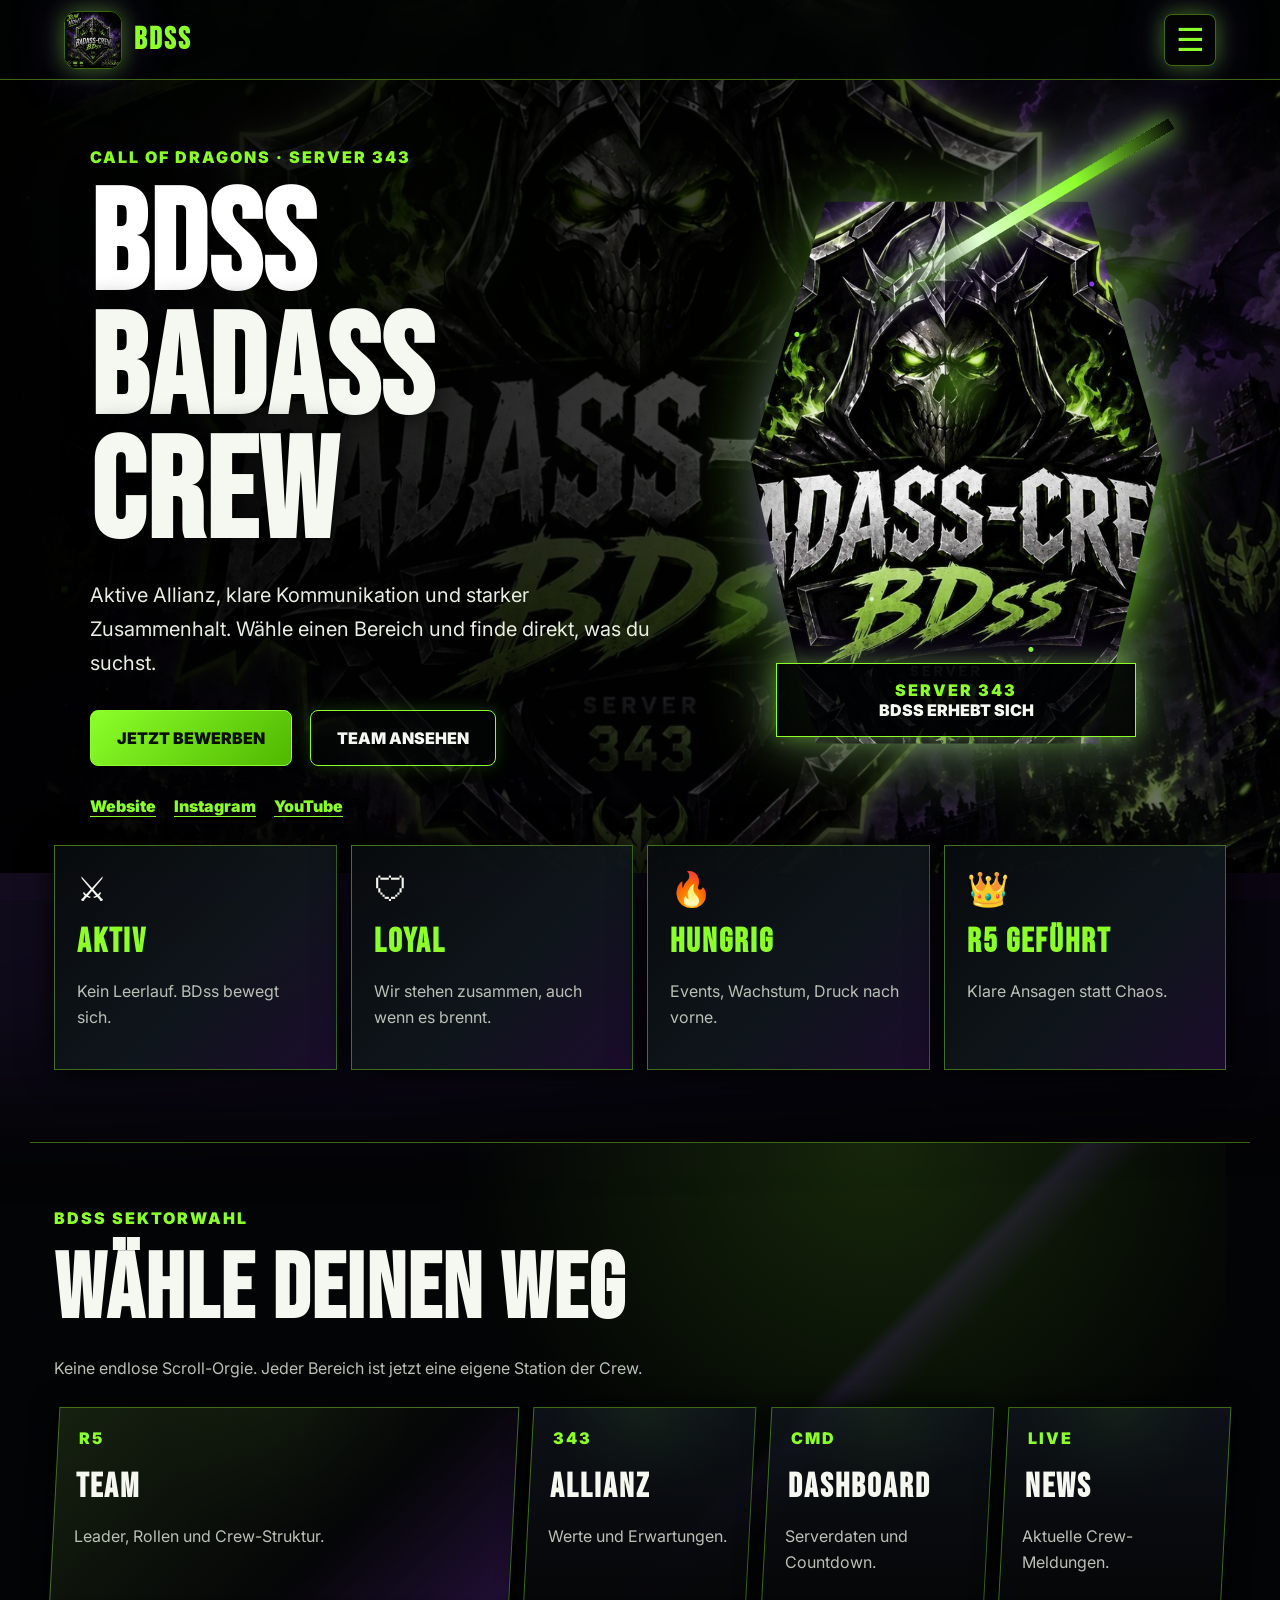
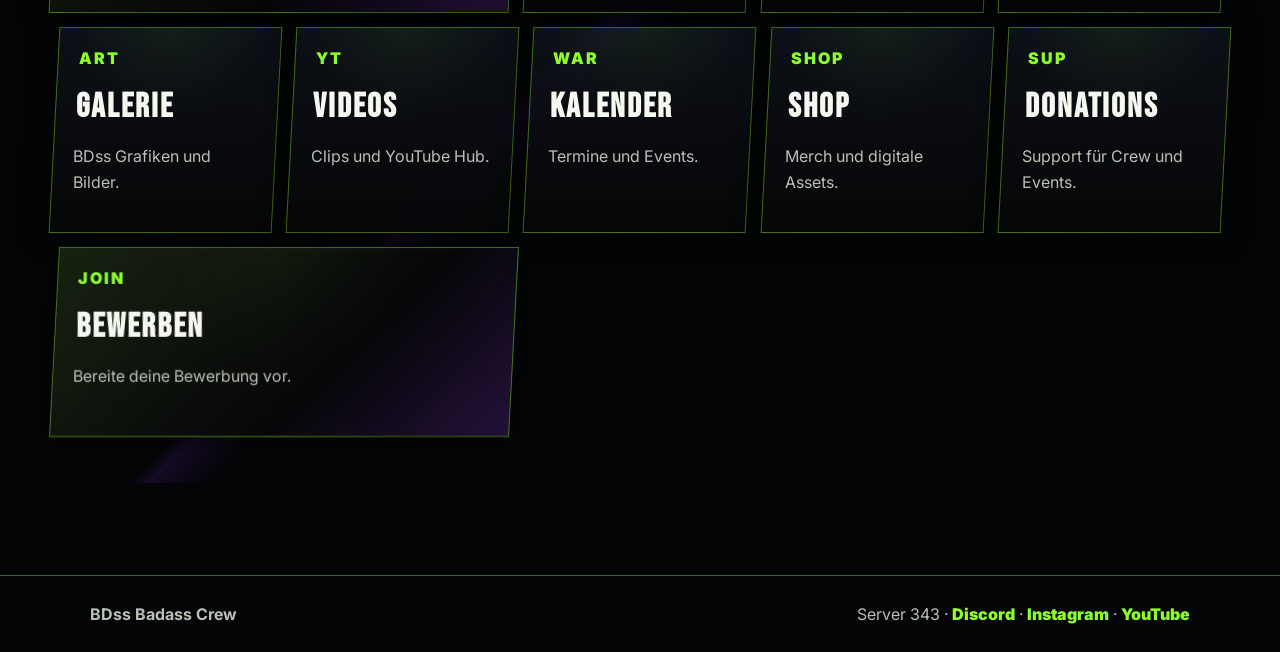
<file: index.html>
<!doctype html>
<html lang="de">
<head>
  <meta charset="utf-8" />
  <meta name="viewport" content="width=device-width, initial-scale=1" />
  <title>BDss Badass Crew | Startseite</title>
  <meta name="description" content="BDss Badass Crew – Call of Dragons Allianz auf Server 343. Startseite mit Übersicht zu Team, Events, Bewerbung, Shop und Donations." />
  <meta name="theme-color" content="#8cff2a" />
  <meta property="og:title" content="BDss Badass Crew | Server 343" />
  <meta property="og:description" content="Werde Teil der BDss Badass Crew. Aktiv, stark, respektvoll und gemeinsam siegreich." />
  <meta property="og:image" content="banner.jpg" />
  <meta property="og:url" content="https://badass-crew.netlify.app/" />
  <link rel="canonical" href="https://badass-crew.netlify.app/" />
  <link rel="preconnect" href="https://fonts.googleapis.com">
  <link rel="preconnect" href="https://fonts.gstatic.com" crossorigin>
  <link href="https://fonts.googleapis.com/css2?family=Bebas+Neue&family=Inter:wght@400;600;800;900&display=swap" rel="stylesheet">
  <link rel="stylesheet" href="styles.css" />
  <link rel="stylesheet" href="mobile-hero.css" />
  <link rel="stylesheet" href="site-pages.css" />
</head>
<body>
  <div id="intro" class="intro" aria-label="BDss Intro">
    <div class="intro-orb"></div>
    <img src="banner.jpg" alt="BDss Badass Crew Logo" />
    <h1>BDss</h1>
    <p data-i18n="introText">Badass Crew wird geladen</p>
    <div class="intro-bar"><span></span></div>
  </div>

  <canvas id="stars" aria-hidden="true"></canvas>
  <div class="fog fog-a" aria-hidden="true"></div>
  <div class="fog fog-b" aria-hidden="true"></div>
  <div class="energy-lines" aria-hidden="true"></div>

  <header class="site-header">
    <a class="brand" href="index.html" aria-label="Zur Startseite"><img src="banner.jpg" alt="BDss Logo"><span>BDss</span></a>
    <button class="menu-btn" aria-label="Menü öffnen">☰</button>
    <nav class="nav" aria-label="Hauptnavigation">
      <a href="index.html" data-i18n="navHome">Start</a>
      <a href="alliance.html" data-i18n="navAlliance">Allianz</a>
      <a href="dashboard.html" data-i18n="navDashboard">Dashboard</a>
      <a href="team.html" data-i18n="navMembers">Team</a>
      <a href="news.html" data-i18n="navNews">News</a>
      <a href="gallery.html" data-i18n="navGallery">Galerie</a>
      <a href="videos.html" data-i18n="navVideos">Videos</a>
      <a href="calendar.html" data-i18n="navCalendar">Kalender</a>
      <a href="shop.html" data-i18n="navShop">Shop</a>
      <a href="donations.html" data-i18n="navDonations">Donations</a>
      <a href="apply.html" class="nav-cta" data-i18n="navApply">Bewerben</a>
      <button id="langToggle" class="lang-toggle" type="button">EN</button>
    </nav>
  </header>

  <main>
    <section class="hero scene">
      <div class="hero-bg" data-depth="0.12"></div>
      <div class="dragon-silhouette" data-depth="0.3" aria-hidden="true"></div>
      <div class="hero-content reveal" data-depth="0.06">
        <p class="eyebrow">Call of Dragons · Server 343</p>
        <h1><span>BDss</span> Badass Crew</h1>
        <p class="lead">Aktive Allianz, klare Kommunikation und starker Zusammenhalt. Wähle einen Bereich und finde direkt, was du suchst.</p>
        <div class="actions">
          <a class="btn primary" href="apply.html" data-i18n="applyNow">Jetzt bewerben</a>
          <a class="btn ghost" href="team.html">Team ansehen</a>
        </div>
        <div class="social-mini">
          <a href="https://badass-crew.netlify.app/" data-social="website" target="_blank" rel="noreferrer">Website</a>
          <a href="https://www.instagram.com/badxass_crew/" data-social="instagram" target="_blank" rel="noreferrer">Instagram</a>
          <a href="https://www.youtube.com/@BDss343" data-social="youtube" target="_blank" rel="noreferrer">YouTube</a>
        </div>
      </div>
      <div class="reaper-stage tilt reveal" data-depth="0.18" aria-label="Animierter BDss Sensenmann">
        <div class="reaper-aura"></div>
        <div class="reaper-figure"></div>
        <div class="reaper-blade"></div>
        <div class="reaper-sparks"></div>
        <div class="reaper-plaque">
          <strong>Server 343</strong>
          <span>BDss erhebt sich</span>
        </div>
      </div>
    </section>

    <section class="war-strip reveal" aria-label="BDss Schlachtruf">
      <article><span>⚔</span><strong>Aktiv</strong><p>Kein Leerlauf. BDss bewegt sich.</p></article>
      <article><span>🛡</span><strong>Loyal</strong><p>Wir stehen zusammen, auch wenn es brennt.</p></article>
      <article><span>🔥</span><strong>Hungrig</strong><p>Events, Wachstum, Druck nach vorne.</p></article>
      <article><span>👑</span><strong>R5 geführt</strong><p>Klare Ansagen statt Chaos.</p></article>
    </section>

    <section class="battle-map reveal">
      <div class="battle-copy">
        <p class="eyebrow">BDss Sektorwahl</p>
        <h2>Wähle deinen Weg</h2>
        <p>Keine endlose Scroll-Orgie. Jeder Bereich ist jetzt eine eigene Station der Crew.</p>
      </div>
      <div class="gate-grid">
        <a class="gate-card gate-primary" href="team.html"><span>R5</span><h3>Team</h3><p>Leader, Rollen und Crew-Struktur.</p></a>
        <a class="gate-card" href="alliance.html"><span>343</span><h3>Allianz</h3><p>Werte und Erwartungen.</p></a>
        <a class="gate-card" href="dashboard.html"><span>CMD</span><h3>Dashboard</h3><p>Serverdaten und Countdown.</p></a>
        <a class="gate-card" href="news.html"><span>LIVE</span><h3>News</h3><p>Aktuelle Crew-Meldungen.</p></a>
        <a class="gate-card" href="gallery.html"><span>ART</span><h3>Galerie</h3><p>BDss Grafiken und Bilder.</p></a>
        <a class="gate-card" href="videos.html"><span>YT</span><h3>Videos</h3><p>Clips und YouTube Hub.</p></a>
        <a class="gate-card" href="calendar.html"><span>WAR</span><h3>Kalender</h3><p>Termine und Events.</p></a>
        <a class="gate-card" href="shop.html"><span>SHOP</span><h3>Shop</h3><p>Merch und digitale Assets.</p></a>
        <a class="gate-card" href="donations.html"><span>SUP</span><h3>Donations</h3><p>Support für Crew und Events.</p></a>
        <a class="gate-card gate-apply" href="apply.html"><span>JOIN</span><h3>Bewerben</h3><p>Bereite deine Bewerbung vor.</p></a>
      </div>
    </section>
  </main>

  <button id="backTop" class="back-top" aria-label="Zurück nach oben">↑</button>
  <footer>
    <strong>BDss Badass Crew</strong>
    <span>Server 343 · <a href="https://discord.gg/4djd8aVTCr" data-social="discordInvite" target="_blank" rel="noreferrer">Discord</a> · <a href="https://www.instagram.com/badxass_crew/" data-social="instagram" target="_blank" rel="noreferrer">Instagram</a> · <a href="https://www.youtube.com/@BDss343" data-social="youtube" target="_blank" rel="noreferrer">YouTube</a></span>
  </footer>
  <script src="script.js"></script>
</body>
</html>
</file>
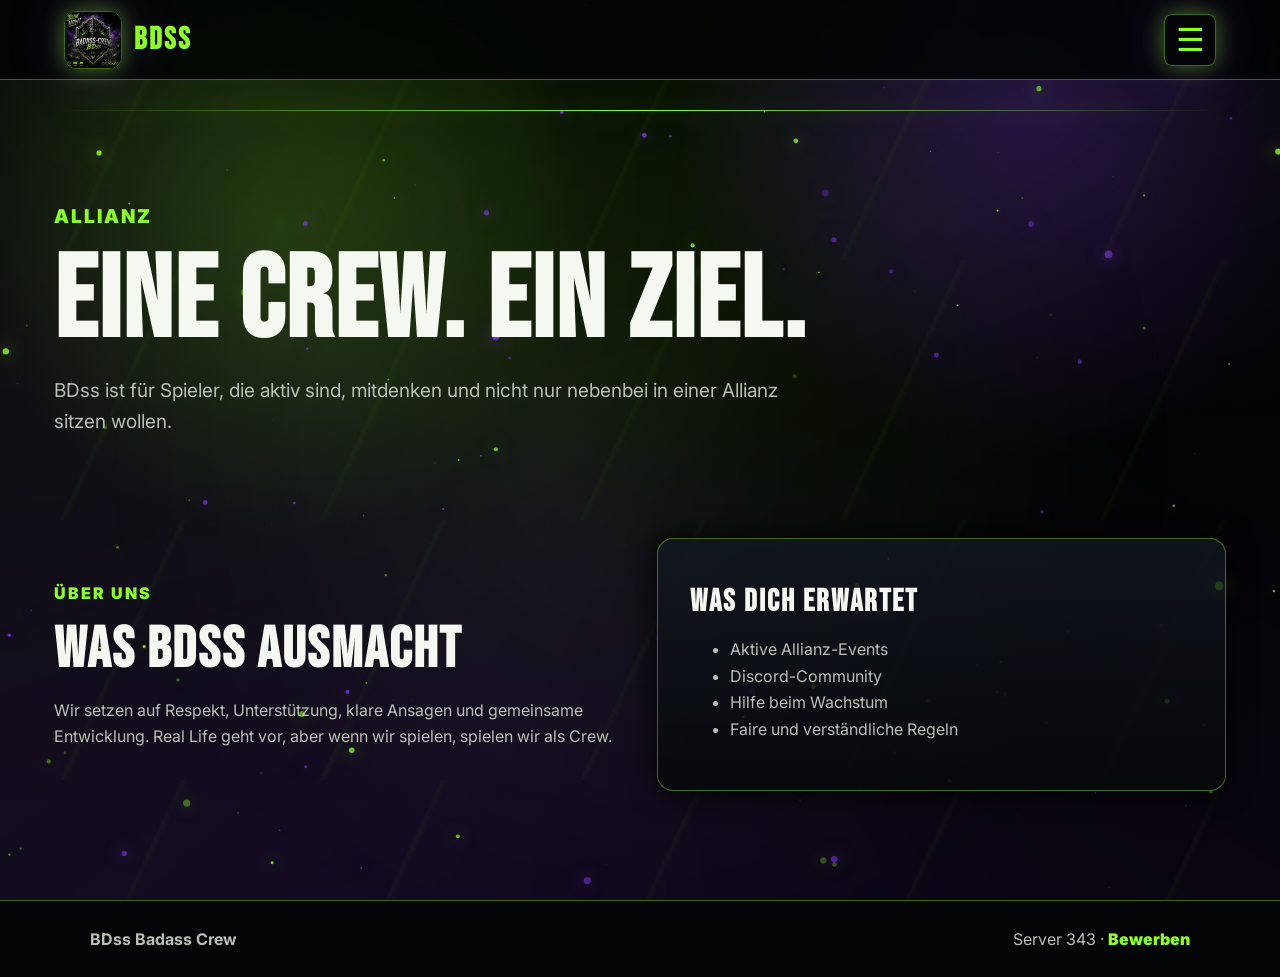
<file: alliance.html>
<!doctype html>
<html lang="de">
<head>
  <meta charset="utf-8" />
  <meta name="viewport" content="width=device-width, initial-scale=1" />
  <title>BDss Badass Crew | Allianz</title>
  <meta name="description" content="Über die BDss Badass Crew Allianz auf Server 343." />
  <link rel="stylesheet" href="https://fonts.googleapis.com/css2?family=Bebas+Neue&family=Inter:wght@400;600;800;900&display=swap">
  <link rel="stylesheet" href="styles.css" />
  <link rel="stylesheet" href="mobile-hero.css" />
  <link rel="stylesheet" href="site-pages.css" />
</head>
<body>
  <canvas id="stars" aria-hidden="true"></canvas><div class="fog fog-a" aria-hidden="true"></div><div class="fog fog-b" aria-hidden="true"></div><div class="energy-lines" aria-hidden="true"></div>
  <header class="site-header">
    <a class="brand" href="index.html"><img src="banner.jpg" alt="BDss Logo"><span>BDss</span></a>
    <button class="menu-btn" aria-label="Menü öffnen">☰</button>
    <nav class="nav" aria-label="Hauptnavigation">
      <a href="index.html" data-i18n="navHome">Start</a><a href="alliance.html" data-i18n="navAlliance">Allianz</a><a href="dashboard.html" data-i18n="navDashboard">Dashboard</a><a href="team.html" data-i18n="navMembers">Team</a><a href="news.html" data-i18n="navNews">News</a><a href="gallery.html" data-i18n="navGallery">Galerie</a><a href="videos.html" data-i18n="navVideos">Videos</a><a href="calendar.html" data-i18n="navCalendar">Kalender</a><a href="shop.html" data-i18n="navShop">Shop</a><a href="donations.html" data-i18n="navDonations">Donations</a><a href="apply.html" class="nav-cta" data-i18n="navApply">Bewerben</a><button id="langToggle" class="lang-toggle" type="button">EN</button>
    </nav>
  </header>
  <main class="page-main">
    <section class="page-hero reveal"><p class="eyebrow">Allianz</p><h1>Eine Crew. Ein Ziel.</h1><p>BDss ist für Spieler, die aktiv sind, mitdenken und nicht nur nebenbei in einer Allianz sitzen wollen.</p></section>
    <section class="split reveal">
      <div><p class="eyebrow">Über uns</p><h2>Was BDss ausmacht</h2><p>Wir setzen auf Respekt, Unterstützung, klare Ansagen und gemeinsame Entwicklung. Real Life geht vor, aber wenn wir spielen, spielen wir als Crew.</p></div>
      <div class="panel hover-card"><h3>Was dich erwartet</h3><ul><li>Aktive Allianz-Events</li><li>Discord-Community</li><li>Hilfe beim Wachstum</li><li>Faire und verständliche Regeln</li></ul></div>
    </section>
  </main>
  <button id="backTop" class="back-top" aria-label="Zurück nach oben">↑</button>
  <footer><strong>BDss Badass Crew</strong><span>Server 343 · <a href="apply.html">Bewerben</a></span></footer>
  <script src="script.js"></script>
</body>
</html>
</file>
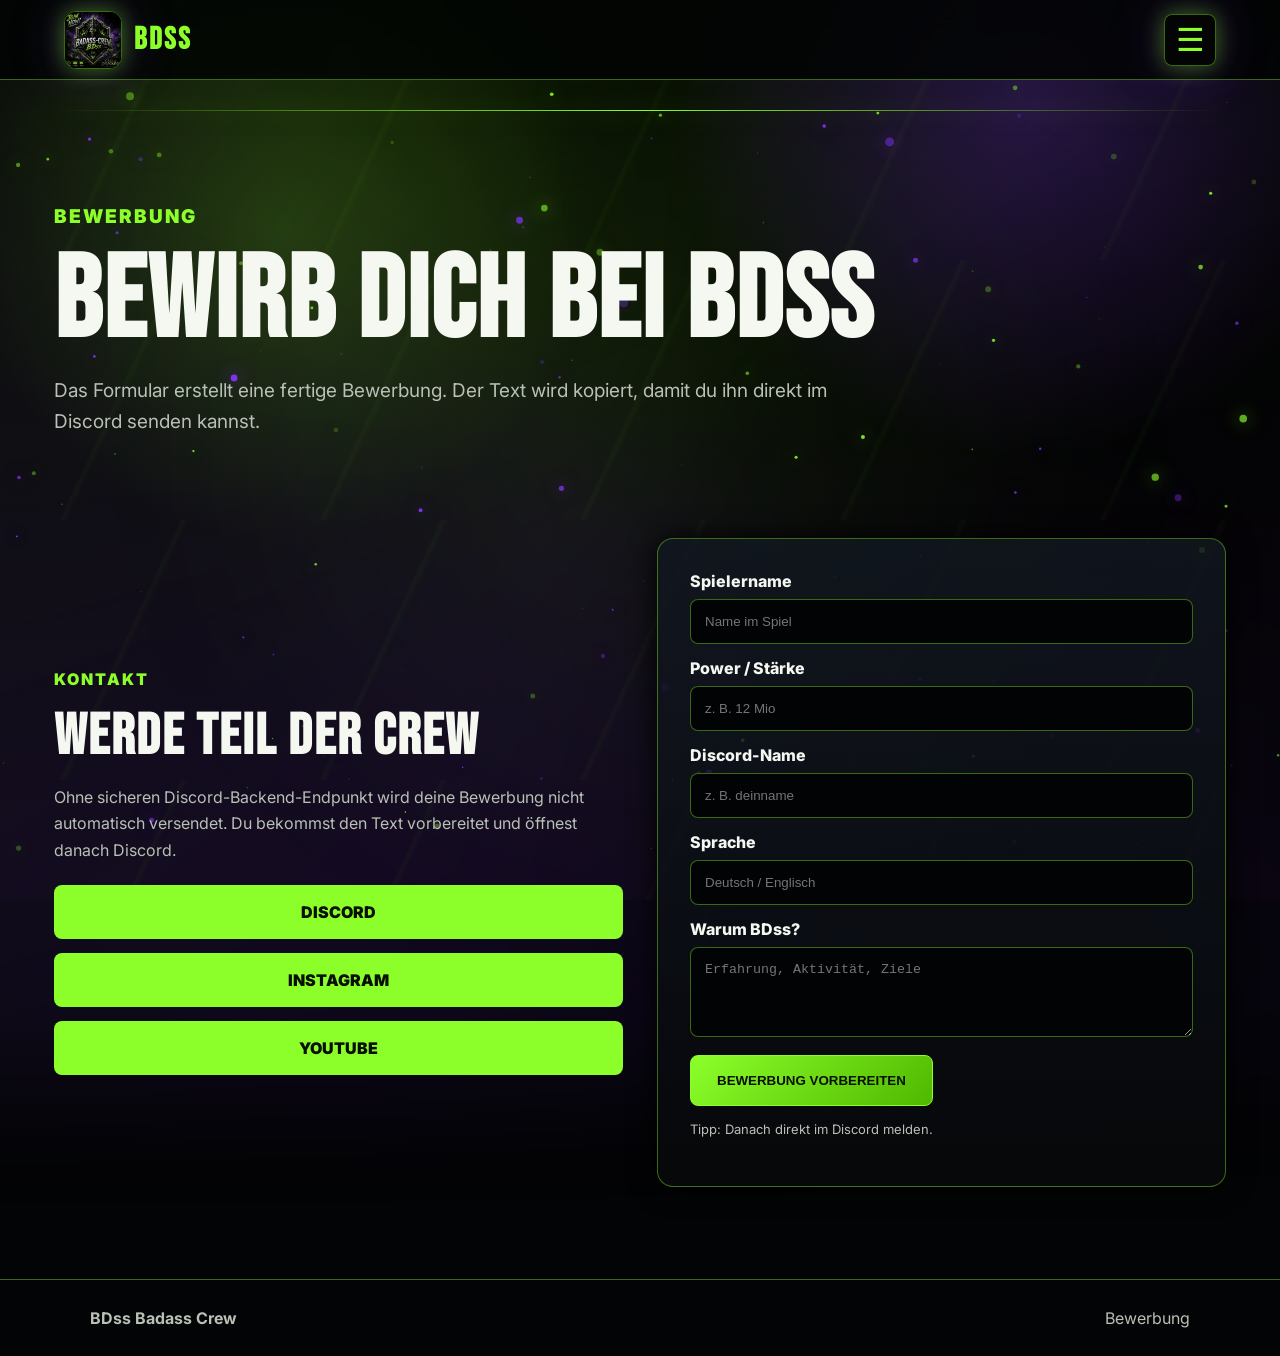
<file: apply.html>
<!doctype html>
<html lang="de">
<head>
  <meta charset="utf-8" /><meta name="viewport" content="width=device-width, initial-scale=1" />
  <title>BDss Badass Crew | Bewerbung</title>
  <link rel="stylesheet" href="https://fonts.googleapis.com/css2?family=Bebas+Neue&family=Inter:wght@400;600;800;900&display=swap"><link rel="stylesheet" href="styles.css" /><link rel="stylesheet" href="mobile-hero.css" /><link rel="stylesheet" href="site-pages.css" />
</head>
<body>
  <canvas id="stars" aria-hidden="true"></canvas><div class="fog fog-a" aria-hidden="true"></div><div class="fog fog-b" aria-hidden="true"></div><div class="energy-lines" aria-hidden="true"></div>
  <header class="site-header"><a class="brand" href="index.html"><img src="banner.jpg" alt="BDss Logo"><span>BDss</span></a><button class="menu-btn" aria-label="Menü öffnen">☰</button><nav class="nav" aria-label="Hauptnavigation"><a href="index.html" data-i18n="navHome">Start</a><a href="alliance.html" data-i18n="navAlliance">Allianz</a><a href="dashboard.html" data-i18n="navDashboard">Dashboard</a><a href="team.html" data-i18n="navMembers">Team</a><a href="news.html" data-i18n="navNews">News</a><a href="gallery.html" data-i18n="navGallery">Galerie</a><a href="videos.html" data-i18n="navVideos">Videos</a><a href="calendar.html" data-i18n="navCalendar">Kalender</a><a href="shop.html" data-i18n="navShop">Shop</a><a href="donations.html" data-i18n="navDonations">Donations</a><a href="apply.html" class="nav-cta" data-i18n="navApply">Bewerben</a><button id="langToggle" class="lang-toggle" type="button">EN</button></nav></header>
  <main class="page-main">
    <section class="page-hero reveal"><p class="eyebrow">Bewerbung</p><h1>Bewirb dich bei BDss</h1><p>Das Formular erstellt eine fertige Bewerbung. Der Text wird kopiert, damit du ihn direkt im Discord senden kannst.</p></section>
    <section class="apply reveal"><div><p class="eyebrow">Kontakt</p><h2>Werde Teil der Crew</h2><p>Ohne sicheren Discord-Backend-Endpunkt wird deine Bewerbung nicht automatisch versendet. Du bekommst den Text vorbereitet und öffnest danach Discord.</p><div class="contact-buttons"><a href="https://discord.gg/4djd8aVTCr" data-social="discordInvite" target="_blank" rel="noreferrer">Discord</a><a href="https://www.instagram.com/badxass_crew/" data-social="instagram" target="_blank" rel="noreferrer">Instagram</a><a href="https://www.youtube.com/@BDss343" data-social="youtube" target="_blank" rel="noreferrer">YouTube</a></div></div><form class="apply-form" id="applyForm"><label>Spielername<input name="name" required placeholder="Name im Spiel"></label><label>Power / Stärke<input name="power" placeholder="z. B. 12 Mio"></label><label>Discord-Name<input name="discord" placeholder="z. B. deinname"></label><label>Sprache<input name="language" placeholder="Deutsch / Englisch"></label><label>Warum BDss?<textarea name="message" rows="4" placeholder="Erfahrung, Aktivität, Ziele"></textarea></label><button class="btn primary" type="submit">Bewerbung vorbereiten</button><p class="form-note" id="formNote">Tipp: Danach direkt im Discord melden.</p></form></section>
  </main>
  <button id="backTop" class="back-top" aria-label="Zurück nach oben">↑</button><footer><strong>BDss Badass Crew</strong><span>Bewerbung</span></footer><script src="script.js"></script>
</body>
</html>
</file>
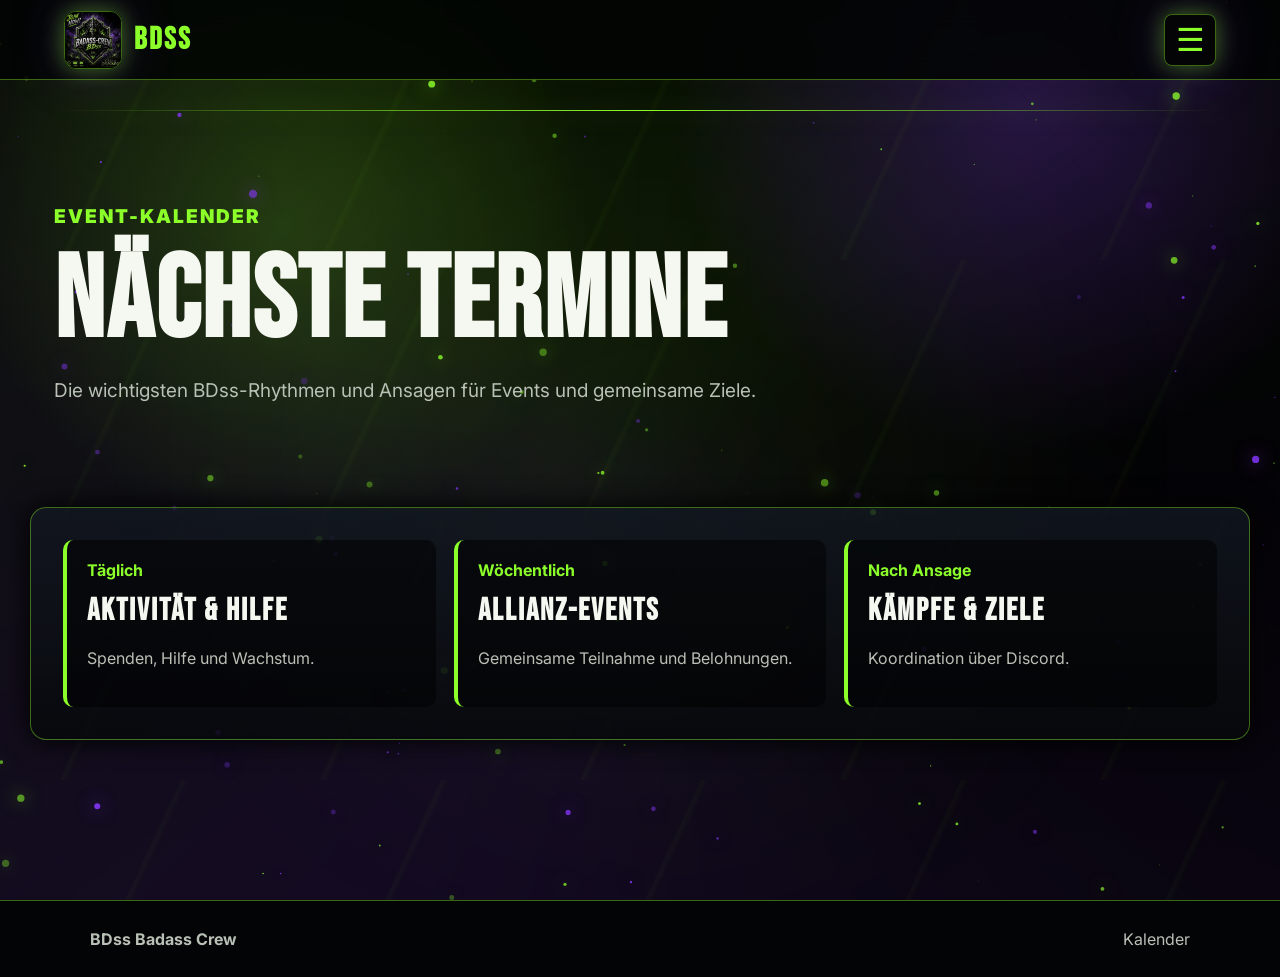
<file: calendar.html>
<!doctype html>
<html lang="de">
<head>
  <meta charset="utf-8" /><meta name="viewport" content="width=device-width, initial-scale=1" />
  <title>BDss Badass Crew | Kalender</title>
  <link rel="stylesheet" href="https://fonts.googleapis.com/css2?family=Bebas+Neue&family=Inter:wght@400;600;800;900&display=swap"><link rel="stylesheet" href="styles.css" /><link rel="stylesheet" href="mobile-hero.css" /><link rel="stylesheet" href="site-pages.css" />
</head>
<body>
  <canvas id="stars" aria-hidden="true"></canvas><div class="fog fog-a" aria-hidden="true"></div><div class="fog fog-b" aria-hidden="true"></div><div class="energy-lines" aria-hidden="true"></div>
  <header class="site-header"><a class="brand" href="index.html"><img src="banner.jpg" alt="BDss Logo"><span>BDss</span></a><button class="menu-btn" aria-label="Menü öffnen">☰</button><nav class="nav" aria-label="Hauptnavigation"><a href="index.html" data-i18n="navHome">Start</a><a href="alliance.html" data-i18n="navAlliance">Allianz</a><a href="dashboard.html" data-i18n="navDashboard">Dashboard</a><a href="team.html" data-i18n="navMembers">Team</a><a href="news.html" data-i18n="navNews">News</a><a href="gallery.html" data-i18n="navGallery">Galerie</a><a href="videos.html" data-i18n="navVideos">Videos</a><a href="calendar.html" data-i18n="navCalendar">Kalender</a><a href="shop.html" data-i18n="navShop">Shop</a><a href="donations.html" data-i18n="navDonations">Donations</a><a href="apply.html" class="nav-cta" data-i18n="navApply">Bewerben</a><button id="langToggle" class="lang-toggle" type="button">EN</button></nav></header>
  <main class="page-main"><section class="page-hero reveal"><p class="eyebrow">Event-Kalender</p><h1>Nächste Termine</h1><p>Die wichtigsten BDss-Rhythmen und Ansagen für Events und gemeinsame Ziele.</p></section><section class="calendar reveal"><div class="event-list" id="eventList"></div></section></main>
  <button id="backTop" class="back-top" aria-label="Zurück nach oben">↑</button><footer><strong>BDss Badass Crew</strong><span>Kalender</span></footer><script src="script.js"></script>
</body>
</html>
</file>
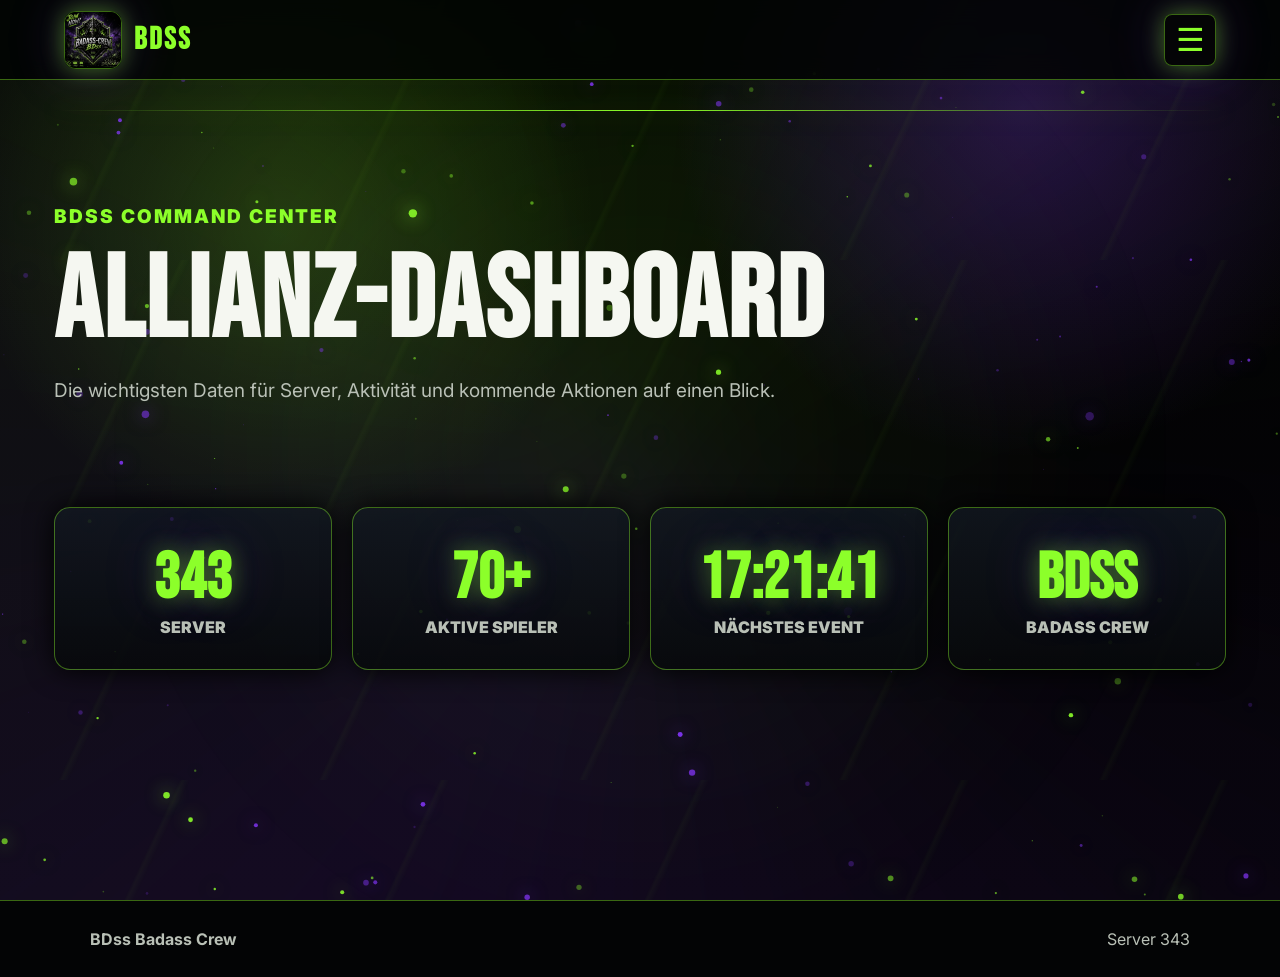
<file: dashboard.html>
<!doctype html>
<html lang="de">
<head>
  <meta charset="utf-8" /><meta name="viewport" content="width=device-width, initial-scale=1" />
  <title>BDss Badass Crew | Dashboard</title>
  <link rel="stylesheet" href="https://fonts.googleapis.com/css2?family=Bebas+Neue&family=Inter:wght@400;600;800;900&display=swap"><link rel="stylesheet" href="styles.css" /><link rel="stylesheet" href="mobile-hero.css" /><link rel="stylesheet" href="site-pages.css" />
</head>
<body>
  <canvas id="stars" aria-hidden="true"></canvas><div class="fog fog-a" aria-hidden="true"></div><div class="fog fog-b" aria-hidden="true"></div><div class="energy-lines" aria-hidden="true"></div>
  <header class="site-header"><a class="brand" href="index.html"><img src="banner.jpg" alt="BDss Logo"><span>BDss</span></a><button class="menu-btn" aria-label="Menü öffnen">☰</button><nav class="nav" aria-label="Hauptnavigation"><a href="index.html" data-i18n="navHome">Start</a><a href="alliance.html" data-i18n="navAlliance">Allianz</a><a href="dashboard.html" data-i18n="navDashboard">Dashboard</a><a href="team.html" data-i18n="navMembers">Team</a><a href="news.html" data-i18n="navNews">News</a><a href="gallery.html" data-i18n="navGallery">Galerie</a><a href="videos.html" data-i18n="navVideos">Videos</a><a href="calendar.html" data-i18n="navCalendar">Kalender</a><a href="shop.html" data-i18n="navShop">Shop</a><a href="donations.html" data-i18n="navDonations">Donations</a><a href="apply.html" class="nav-cta" data-i18n="navApply">Bewerben</a><button id="langToggle" class="lang-toggle" type="button">EN</button></nav></header>
  <main class="page-main">
    <section class="page-hero reveal"><p class="eyebrow">BDss Command Center</p><h1>Allianz-Dashboard</h1><p>Die wichtigsten Daten für Server, Aktivität und kommende Aktionen auf einen Blick.</p></section>
    <section class="dashboard reveal"><div class="stat-grid"><article><strong>343</strong><span>Server</span></article><article><strong id="memberCount">70+</strong><span data-i18n="membersActive">Aktive Spieler</span></article><article><strong id="countdown">--:--:--</strong><span data-i18n="nextEvent">Nächstes Event</span></article><article><strong>BDss</strong><span>Badass Crew</span></article></div></section>
  </main>
  <button id="backTop" class="back-top" aria-label="Zurück nach oben">↑</button><footer><strong>BDss Badass Crew</strong><span>Server 343</span></footer><script src="script.js"></script>
</body>
</html>
</file>
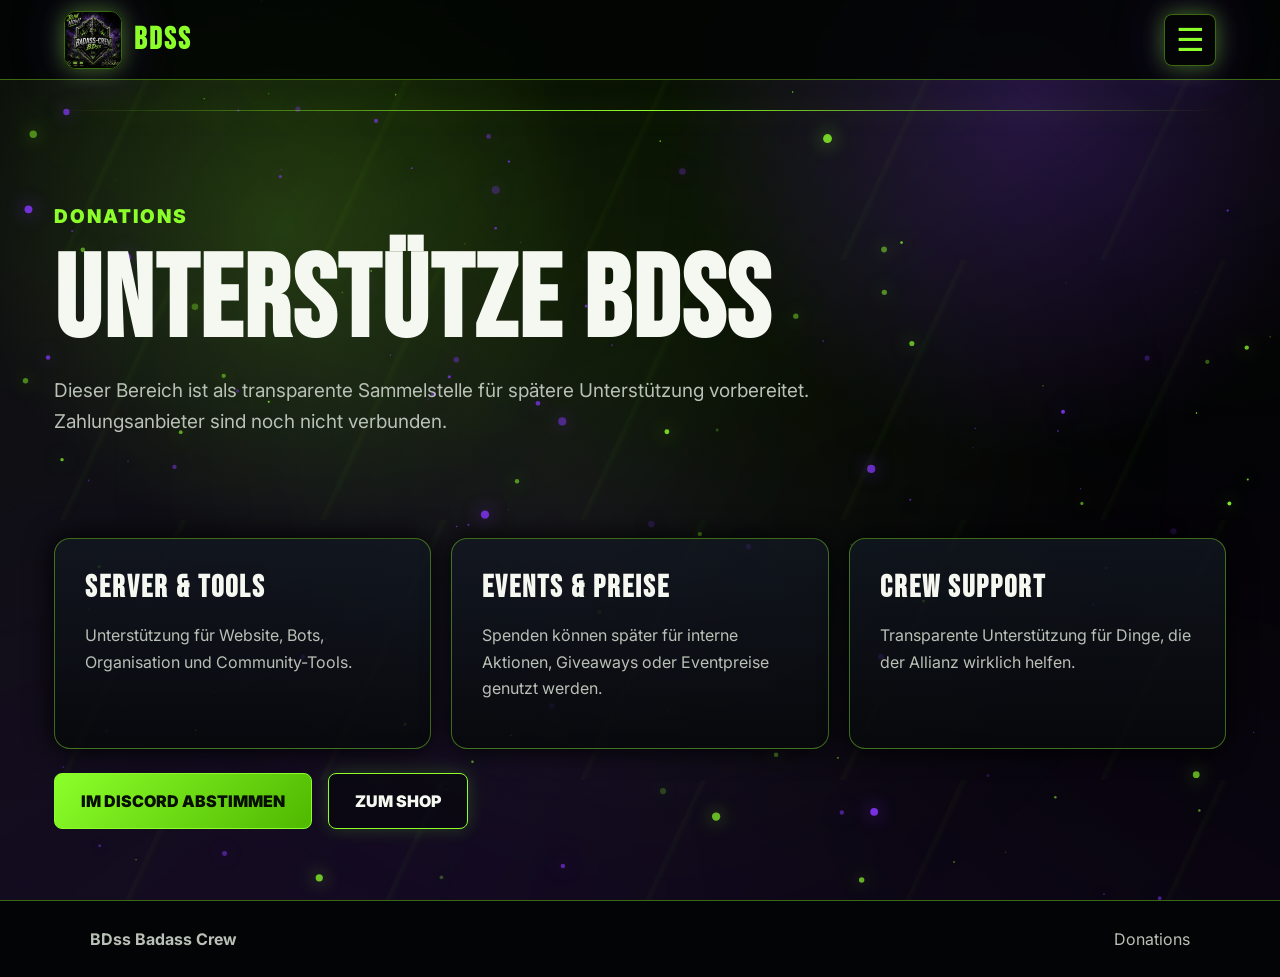
<file: donations.html>
<!doctype html>
<html lang="de">
<head>
  <meta charset="utf-8" /><meta name="viewport" content="width=device-width, initial-scale=1" />
  <title>BDss Badass Crew | Donations</title>
  <link rel="stylesheet" href="https://fonts.googleapis.com/css2?family=Bebas+Neue&family=Inter:wght@400;600;800;900&display=swap"><link rel="stylesheet" href="styles.css" /><link rel="stylesheet" href="mobile-hero.css" /><link rel="stylesheet" href="site-pages.css" />
</head>
<body>
  <canvas id="stars" aria-hidden="true"></canvas><div class="fog fog-a" aria-hidden="true"></div><div class="fog fog-b" aria-hidden="true"></div><div class="energy-lines" aria-hidden="true"></div>
  <header class="site-header"><a class="brand" href="index.html"><img src="banner.jpg" alt="BDss Logo"><span>BDss</span></a><button class="menu-btn" aria-label="Menü öffnen">☰</button><nav class="nav" aria-label="Hauptnavigation"><a href="index.html" data-i18n="navHome">Start</a><a href="alliance.html" data-i18n="navAlliance">Allianz</a><a href="dashboard.html" data-i18n="navDashboard">Dashboard</a><a href="team.html" data-i18n="navMembers">Team</a><a href="news.html" data-i18n="navNews">News</a><a href="gallery.html" data-i18n="navGallery">Galerie</a><a href="videos.html" data-i18n="navVideos">Videos</a><a href="calendar.html" data-i18n="navCalendar">Kalender</a><a href="shop.html" data-i18n="navShop">Shop</a><a href="donations.html" data-i18n="navDonations">Donations</a><a href="apply.html" class="nav-cta" data-i18n="navApply">Bewerben</a><button id="langToggle" class="lang-toggle" type="button">EN</button></nav></header>
  <main class="page-main"><section class="page-hero reveal"><p class="eyebrow">Donations</p><h1>Unterstütze BDss</h1><p>Dieser Bereich ist als transparente Sammelstelle für spätere Unterstützung vorbereitet. Zahlungsanbieter sind noch nicht verbunden.</p></section><section class="page-shell reveal"><div class="donation-grid" id="donationGrid"></div><div class="compact-actions"><a class="btn primary" href="https://discord.gg/4djd8aVTCr" data-social="discordInvite" target="_blank" rel="noreferrer">Im Discord abstimmen</a><a class="btn ghost" href="shop.html">Zum Shop</a></div></section></main>
  <button id="backTop" class="back-top" aria-label="Zurück nach oben">↑</button><footer><strong>BDss Badass Crew</strong><span>Donations</span></footer><script src="script.js"></script>
</body>
</html>
</file>
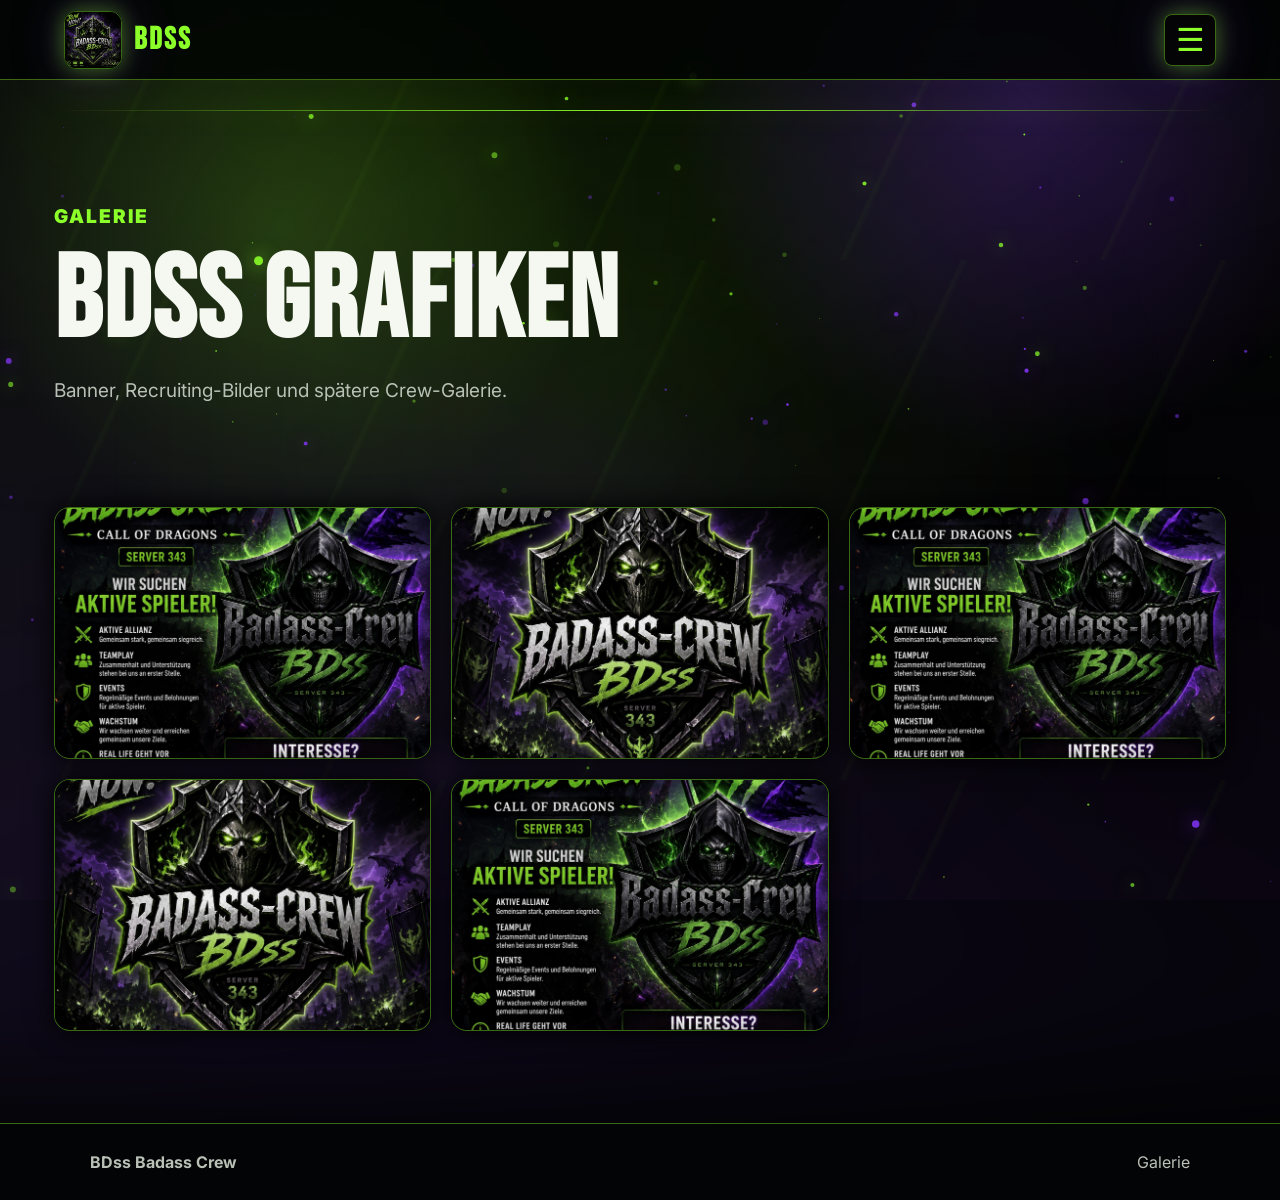
<file: gallery.html>
<!doctype html>
<html lang="de">
<head>
  <meta charset="utf-8" /><meta name="viewport" content="width=device-width, initial-scale=1" />
  <title>BDss Badass Crew | Galerie</title>
  <link rel="stylesheet" href="https://fonts.googleapis.com/css2?family=Bebas+Neue&family=Inter:wght@400;600;800;900&display=swap"><link rel="stylesheet" href="styles.css" /><link rel="stylesheet" href="mobile-hero.css" /><link rel="stylesheet" href="site-pages.css" />
</head>
<body>
  <canvas id="stars" aria-hidden="true"></canvas><div class="fog fog-a" aria-hidden="true"></div><div class="fog fog-b" aria-hidden="true"></div><div class="energy-lines" aria-hidden="true"></div>
  <header class="site-header"><a class="brand" href="index.html"><img src="banner.jpg" alt="BDss Logo"><span>BDss</span></a><button class="menu-btn" aria-label="Menü öffnen">☰</button><nav class="nav" aria-label="Hauptnavigation"><a href="index.html" data-i18n="navHome">Start</a><a href="alliance.html" data-i18n="navAlliance">Allianz</a><a href="dashboard.html" data-i18n="navDashboard">Dashboard</a><a href="team.html" data-i18n="navMembers">Team</a><a href="news.html" data-i18n="navNews">News</a><a href="gallery.html" data-i18n="navGallery">Galerie</a><a href="videos.html" data-i18n="navVideos">Videos</a><a href="calendar.html" data-i18n="navCalendar">Kalender</a><a href="shop.html" data-i18n="navShop">Shop</a><a href="donations.html" data-i18n="navDonations">Donations</a><a href="apply.html" class="nav-cta" data-i18n="navApply">Bewerben</a><button id="langToggle" class="lang-toggle" type="button">EN</button></nav></header>
  <main class="page-main"><section class="page-hero reveal"><p class="eyebrow">Galerie</p><h1>BDss Grafiken</h1><p>Banner, Recruiting-Bilder und spätere Crew-Galerie.</p></section><section class="gallery reveal"><div class="gallery-grid" id="galleryGrid"></div></section></main>
  <div class="lightbox" id="lightbox" aria-hidden="true"><button aria-label="Schließen">×</button><img alt="Galeriebild"></div><button id="backTop" class="back-top" aria-label="Zurück nach oben">↑</button><footer><strong>BDss Badass Crew</strong><span>Galerie</span></footer><script src="script.js"></script>
</body>
</html>
</file>
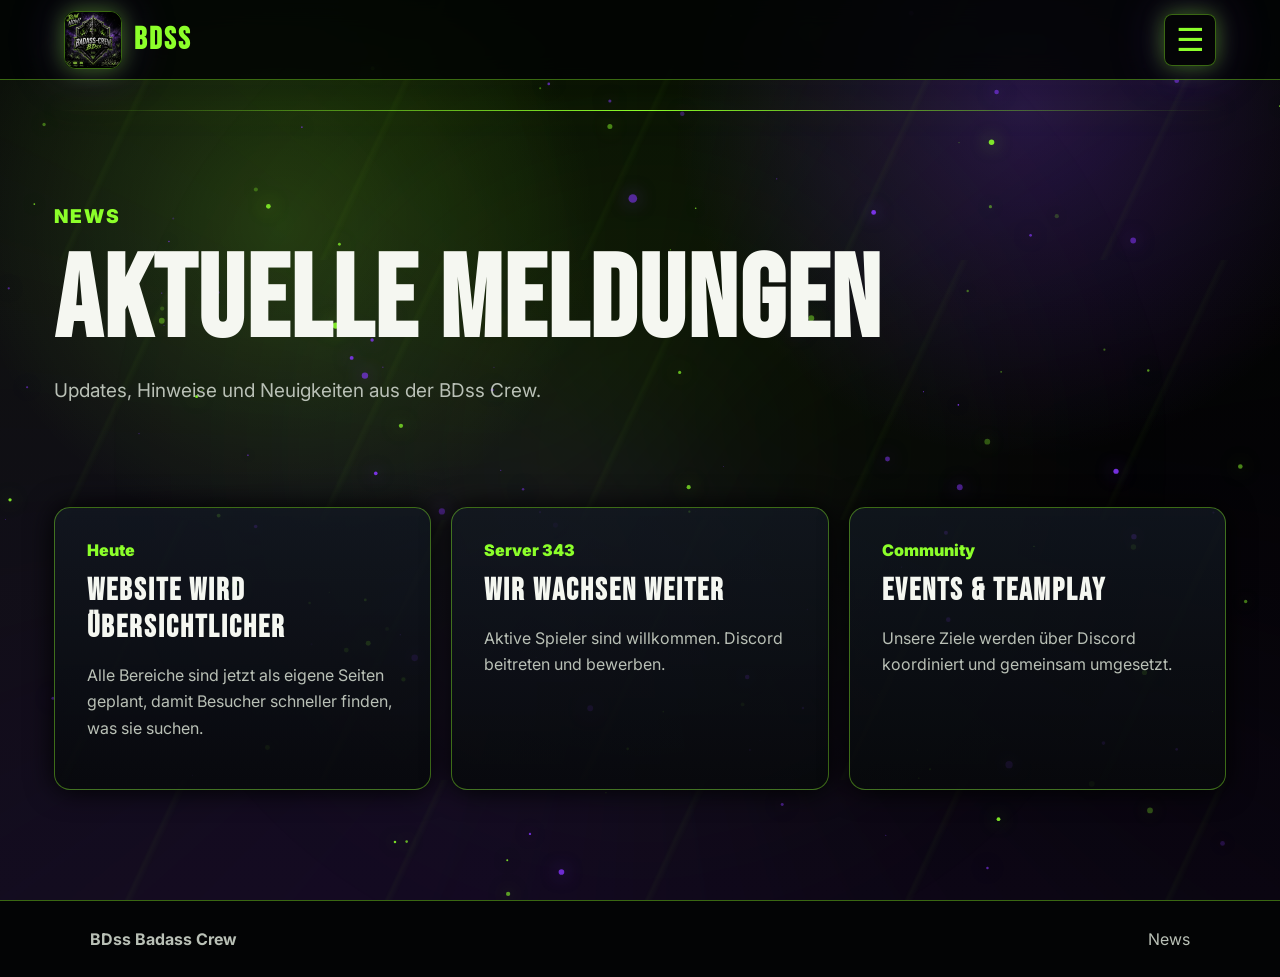
<file: news.html>
<!doctype html>
<html lang="de">
<head>
  <meta charset="utf-8" /><meta name="viewport" content="width=device-width, initial-scale=1" />
  <title>BDss Badass Crew | News</title>
  <link rel="stylesheet" href="https://fonts.googleapis.com/css2?family=Bebas+Neue&family=Inter:wght@400;600;800;900&display=swap"><link rel="stylesheet" href="styles.css" /><link rel="stylesheet" href="mobile-hero.css" /><link rel="stylesheet" href="site-pages.css" />
</head>
<body>
  <canvas id="stars" aria-hidden="true"></canvas><div class="fog fog-a" aria-hidden="true"></div><div class="fog fog-b" aria-hidden="true"></div><div class="energy-lines" aria-hidden="true"></div>
  <header class="site-header"><a class="brand" href="index.html"><img src="banner.jpg" alt="BDss Logo"><span>BDss</span></a><button class="menu-btn" aria-label="Menü öffnen">☰</button><nav class="nav" aria-label="Hauptnavigation"><a href="index.html" data-i18n="navHome">Start</a><a href="alliance.html" data-i18n="navAlliance">Allianz</a><a href="dashboard.html" data-i18n="navDashboard">Dashboard</a><a href="team.html" data-i18n="navMembers">Team</a><a href="news.html" data-i18n="navNews">News</a><a href="gallery.html" data-i18n="navGallery">Galerie</a><a href="videos.html" data-i18n="navVideos">Videos</a><a href="calendar.html" data-i18n="navCalendar">Kalender</a><a href="shop.html" data-i18n="navShop">Shop</a><a href="donations.html" data-i18n="navDonations">Donations</a><a href="apply.html" class="nav-cta" data-i18n="navApply">Bewerben</a><button id="langToggle" class="lang-toggle" type="button">EN</button></nav></header>
  <main class="page-main"><section class="page-hero reveal"><p class="eyebrow">News</p><h1>Aktuelle Meldungen</h1><p>Updates, Hinweise und Neuigkeiten aus der BDss Crew.</p></section><section class="news reveal"><div class="news-grid" id="newsGrid"></div></section></main>
  <button id="backTop" class="back-top" aria-label="Zurück nach oben">↑</button><footer><strong>BDss Badass Crew</strong><span>News</span></footer><script src="script.js"></script>
</body>
</html>
</file>
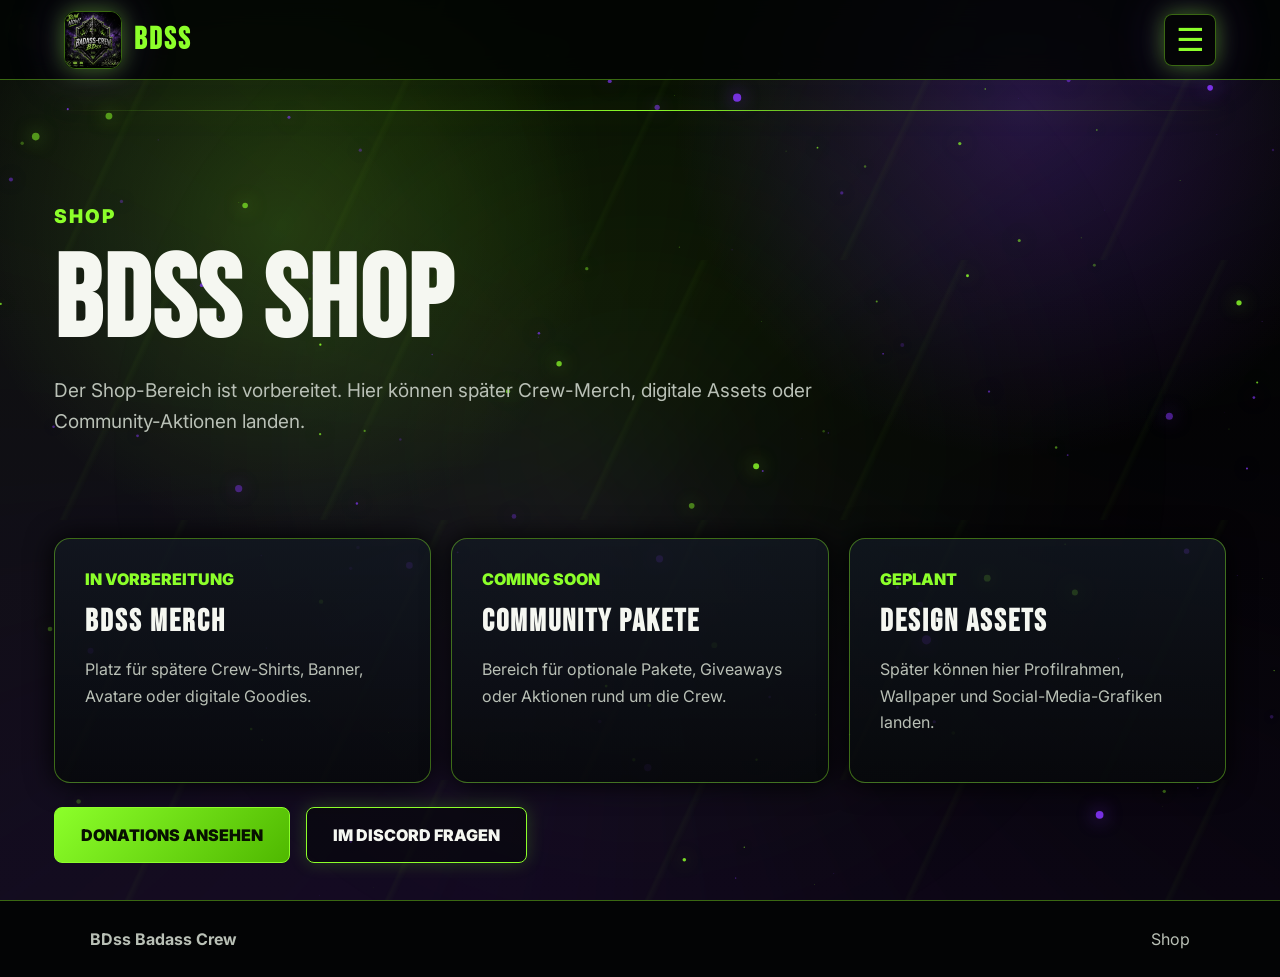
<file: shop.html>
<!doctype html>
<html lang="de">
<head>
  <meta charset="utf-8" /><meta name="viewport" content="width=device-width, initial-scale=1" />
  <title>BDss Badass Crew | Shop</title>
  <link rel="stylesheet" href="https://fonts.googleapis.com/css2?family=Bebas+Neue&family=Inter:wght@400;600;800;900&display=swap"><link rel="stylesheet" href="styles.css" /><link rel="stylesheet" href="mobile-hero.css" /><link rel="stylesheet" href="site-pages.css" />
</head>
<body>
  <canvas id="stars" aria-hidden="true"></canvas><div class="fog fog-a" aria-hidden="true"></div><div class="fog fog-b" aria-hidden="true"></div><div class="energy-lines" aria-hidden="true"></div>
  <header class="site-header"><a class="brand" href="index.html"><img src="banner.jpg" alt="BDss Logo"><span>BDss</span></a><button class="menu-btn" aria-label="Menü öffnen">☰</button><nav class="nav" aria-label="Hauptnavigation"><a href="index.html" data-i18n="navHome">Start</a><a href="alliance.html" data-i18n="navAlliance">Allianz</a><a href="dashboard.html" data-i18n="navDashboard">Dashboard</a><a href="team.html" data-i18n="navMembers">Team</a><a href="news.html" data-i18n="navNews">News</a><a href="gallery.html" data-i18n="navGallery">Galerie</a><a href="videos.html" data-i18n="navVideos">Videos</a><a href="calendar.html" data-i18n="navCalendar">Kalender</a><a href="shop.html" data-i18n="navShop">Shop</a><a href="donations.html" data-i18n="navDonations">Donations</a><a href="apply.html" class="nav-cta" data-i18n="navApply">Bewerben</a><button id="langToggle" class="lang-toggle" type="button">EN</button></nav></header>
  <main class="page-main"><section class="page-hero reveal"><p class="eyebrow">Shop</p><h1>BDss Shop</h1><p>Der Shop-Bereich ist vorbereitet. Hier können später Crew-Merch, digitale Assets oder Community-Aktionen landen.</p></section><section class="page-shell reveal"><div class="shop-grid" id="shopGrid"></div><div class="compact-actions"><a class="btn primary" href="donations.html">Donations ansehen</a><a class="btn ghost" href="https://discord.gg/4djd8aVTCr" data-social="discordInvite" target="_blank" rel="noreferrer">Im Discord fragen</a></div></section></main>
  <button id="backTop" class="back-top" aria-label="Zurück nach oben">↑</button><footer><strong>BDss Badass Crew</strong><span>Shop</span></footer><script src="script.js"></script>
</body>
</html>
</file>
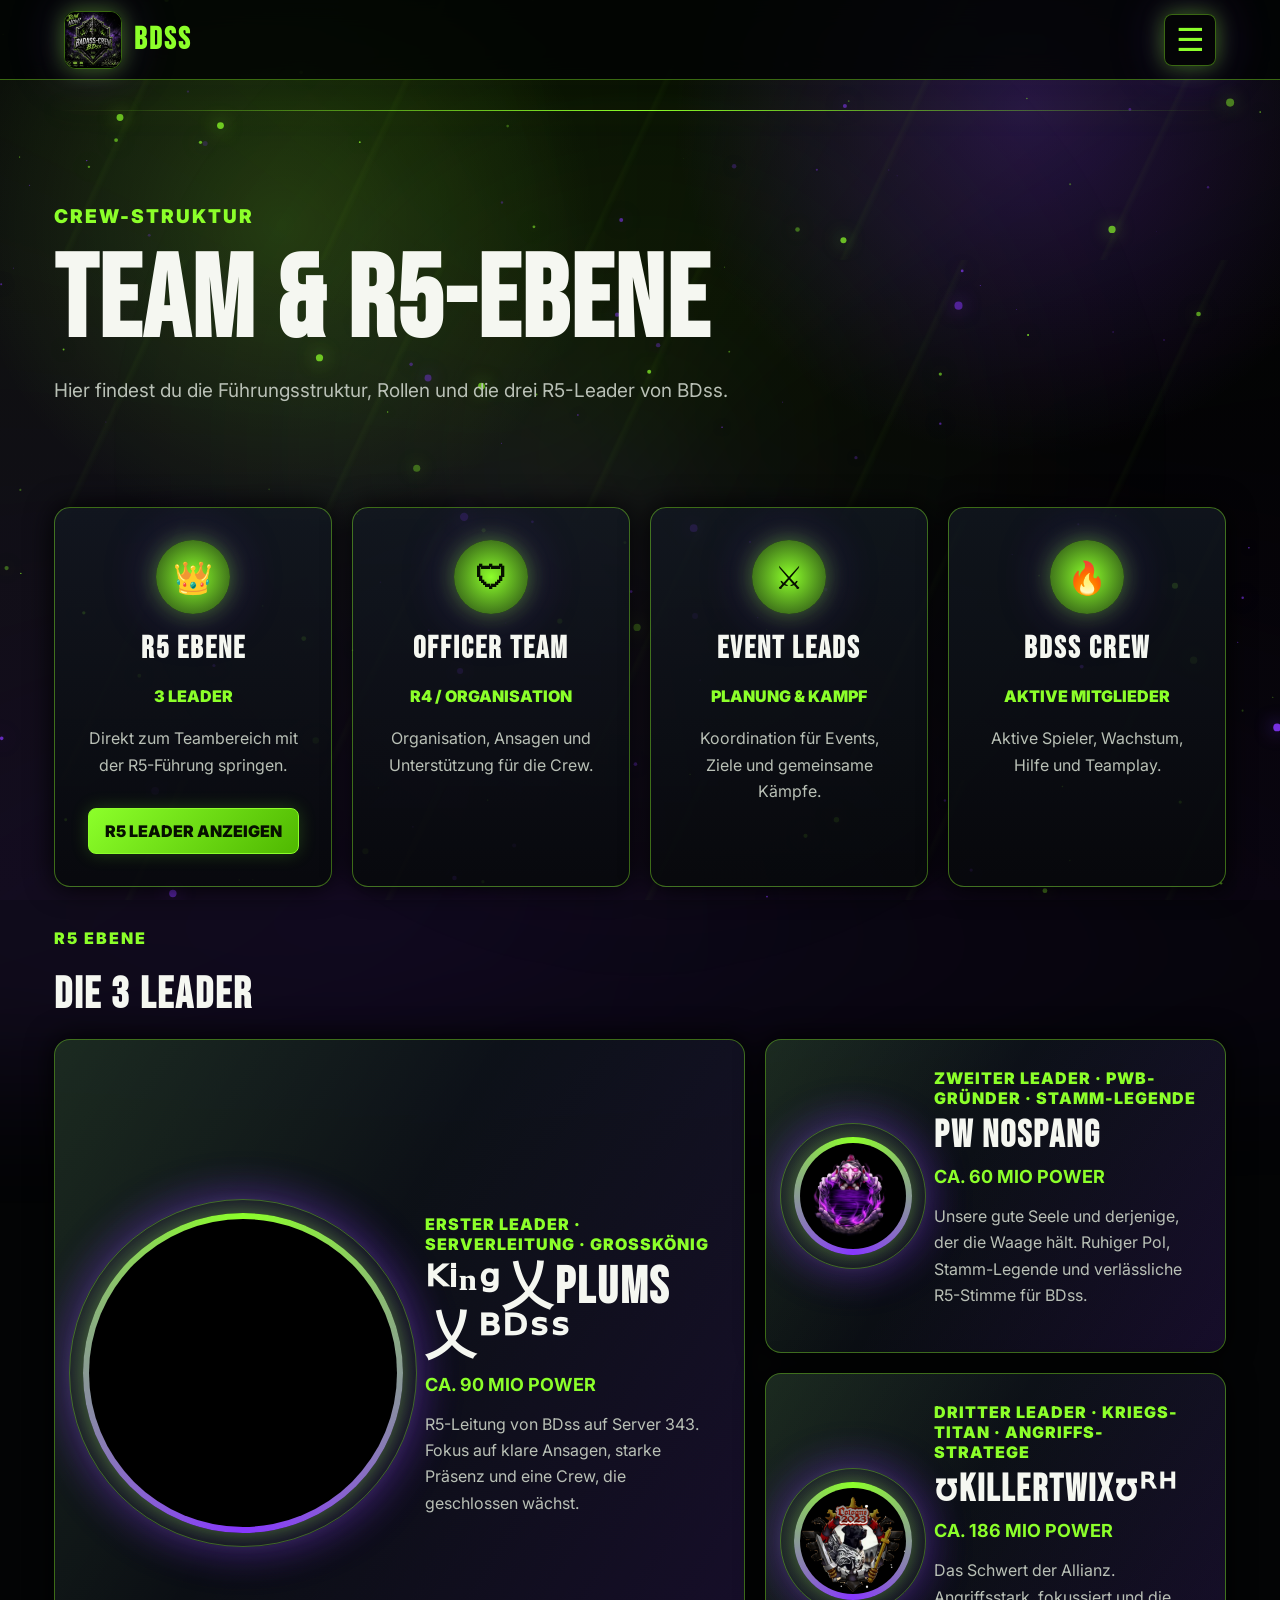
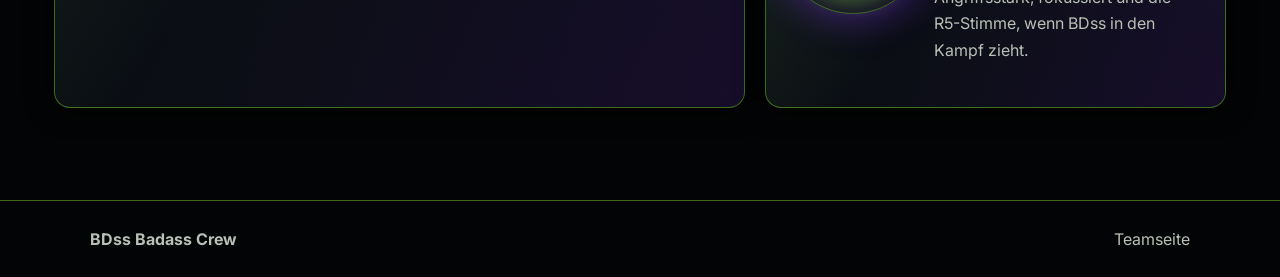
<file: team.html>
<!doctype html>
<html lang="de">
<head>
  <meta charset="utf-8" /><meta name="viewport" content="width=device-width, initial-scale=1" />
  <title>BDss Badass Crew | Team</title>
  <link rel="stylesheet" href="https://fonts.googleapis.com/css2?family=Bebas+Neue&family=Inter:wght@400;600;800;900&display=swap"><link rel="stylesheet" href="styles.css" /><link rel="stylesheet" href="mobile-hero.css" /><link rel="stylesheet" href="site-pages.css" />
</head>
<body>
  <canvas id="stars" aria-hidden="true"></canvas><div class="fog fog-a" aria-hidden="true"></div><div class="fog fog-b" aria-hidden="true"></div><div class="energy-lines" aria-hidden="true"></div>
  <header class="site-header"><a class="brand" href="index.html"><img src="banner.jpg" alt="BDss Logo"><span>BDss</span></a><button class="menu-btn" aria-label="Menü öffnen">☰</button><nav class="nav" aria-label="Hauptnavigation"><a href="index.html" data-i18n="navHome">Start</a><a href="alliance.html" data-i18n="navAlliance">Allianz</a><a href="dashboard.html" data-i18n="navDashboard">Dashboard</a><a href="team.html" data-i18n="navMembers">Team</a><a href="news.html" data-i18n="navNews">News</a><a href="gallery.html" data-i18n="navGallery">Galerie</a><a href="videos.html" data-i18n="navVideos">Videos</a><a href="calendar.html" data-i18n="navCalendar">Kalender</a><a href="shop.html" data-i18n="navShop">Shop</a><a href="donations.html" data-i18n="navDonations">Donations</a><a href="apply.html" class="nav-cta" data-i18n="navApply">Bewerben</a><button id="langToggle" class="lang-toggle" type="button">EN</button></nav></header>
  <main class="page-main">
    <section class="page-hero reveal"><p class="eyebrow">Crew-Struktur</p><h1>Team & R5-Ebene</h1><p>Hier findest du die Führungsstruktur, Rollen und die drei R5-Leader von BDss.</p></section>
    <section class="members reveal"><div class="member-grid" id="memberGrid"></div><div class="r5-team" id="r5-team" aria-label="R5 Leader Ebene"></div></section>
  </main>
  <button id="backTop" class="back-top" aria-label="Zurück nach oben">↑</button><footer><strong>BDss Badass Crew</strong><span>Teamseite</span></footer><script src="script.js"></script>
</body>
</html>
</file>
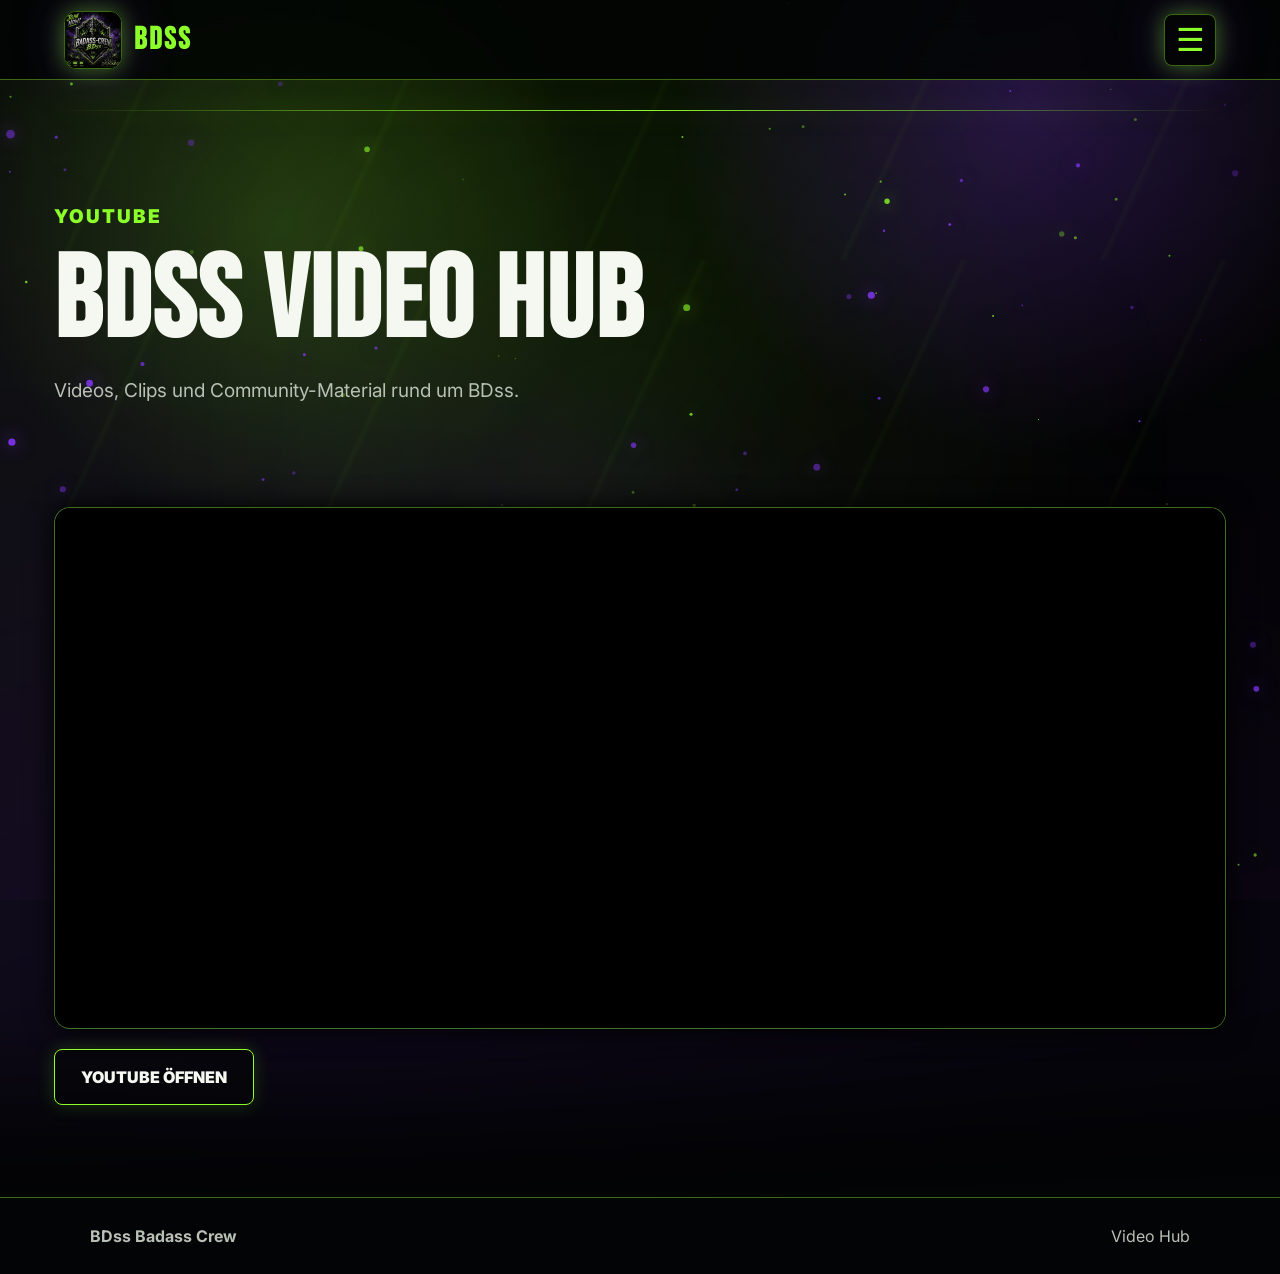
<file: videos.html>
<!doctype html>
<html lang="de">
<head>
  <meta charset="utf-8" /><meta name="viewport" content="width=device-width, initial-scale=1" />
  <title>BDss Badass Crew | Videos</title>
  <link rel="stylesheet" href="https://fonts.googleapis.com/css2?family=Bebas+Neue&family=Inter:wght@400;600;800;900&display=swap"><link rel="stylesheet" href="styles.css" /><link rel="stylesheet" href="mobile-hero.css" /><link rel="stylesheet" href="site-pages.css" />
</head>
<body>
  <canvas id="stars" aria-hidden="true"></canvas><div class="fog fog-a" aria-hidden="true"></div><div class="fog fog-b" aria-hidden="true"></div><div class="energy-lines" aria-hidden="true"></div>
  <header class="site-header"><a class="brand" href="index.html"><img src="banner.jpg" alt="BDss Logo"><span>BDss</span></a><button class="menu-btn" aria-label="Menü öffnen">☰</button><nav class="nav" aria-label="Hauptnavigation"><a href="index.html" data-i18n="navHome">Start</a><a href="alliance.html" data-i18n="navAlliance">Allianz</a><a href="dashboard.html" data-i18n="navDashboard">Dashboard</a><a href="team.html" data-i18n="navMembers">Team</a><a href="news.html" data-i18n="navNews">News</a><a href="gallery.html" data-i18n="navGallery">Galerie</a><a href="videos.html" data-i18n="navVideos">Videos</a><a href="calendar.html" data-i18n="navCalendar">Kalender</a><a href="shop.html" data-i18n="navShop">Shop</a><a href="donations.html" data-i18n="navDonations">Donations</a><a href="apply.html" class="nav-cta" data-i18n="navApply">Bewerben</a><button id="langToggle" class="lang-toggle" type="button">EN</button></nav></header>
  <main class="page-main">
    <section class="page-hero reveal"><p class="eyebrow">YouTube</p><h1>BDss Video Hub</h1><p>Videos, Clips und Community-Material rund um BDss.</p></section>
    <section class="videos reveal"><div class="video-shell"><iframe src="https://www.youtube.com/embed?listType=user_uploads&list=bdss343" title="BDss YouTube Videos" loading="lazy" allowfullscreen></iframe></div><a class="btn ghost" href="https://www.youtube.com/@BDss343" data-social="youtube" target="_blank" rel="noreferrer" data-i18n="openYoutube">YouTube öffnen</a></section>
  </main>
  <button id="backTop" class="back-top" aria-label="Zurück nach oben">↑</button><footer><strong>BDss Badass Crew</strong><span>Video Hub</span></footer><script src="script.js"></script>
</body>
</html>
</file>
<file: styles.css>
:root{--bg:#030405;--panel:#0d1117e6;--panel2:#121821cc;--text:#f5f7f1;--muted:#b9c0b6;--green:#8cff2a;--green2:#4fb800;--purple:#8737ff;--line:#8cff2a66;--danger:#d6f5c4;--glow:0 0 22px #8cff2a66,0 0 55px #8737ff44}*{box-sizing:border-box}html{scroll-behavior:smooth}body{margin:0;background:var(--bg);color:var(--text);font-family:Inter,system-ui,sans-serif;overflow-x:hidden}body:before{content:"";position:fixed;inset:0;background:radial-gradient(circle at 80% 12%,#8737ff42,transparent 27%),radial-gradient(circle at 22% 25%,#8cff2a2d,transparent 26%),linear-gradient(#020302,#07050a);z-index:-7}#stars{position:fixed;inset:0;width:100%;height:100%;z-index:-3;pointer-events:none}.fog{position:fixed;inset:-20%;z-index:-5;filter:blur(70px);opacity:.55;pointer-events:none}.fog-a{background:conic-gradient(from 90deg,#0000,#8737ff33,#8cff2a22,#0000);animation:spin 24s linear infinite}.fog-b{background:radial-gradient(circle,#8cff2a1f,transparent 48%);animation:drift 18s ease-in-out infinite}.energy-lines{position:fixed;inset:0;z-index:-2;background:linear-gradient(115deg,#0000 0 47%,#8cff2a18 48%,#0000 50% 100%);background-size:260px 260px;opacity:.35;animation:lines 8s linear infinite}.intro{position:fixed;inset:0;background:#020302;z-index:100;display:grid;place-content:center;text-align:center;transition:.9s;overflow:hidden}.intro.hide{opacity:0;visibility:hidden}.intro:before{content:"";position:absolute;inset:0;background:radial-gradient(circle,#8cff2a20,transparent 34%),radial-gradient(circle at 70% 30%,#8737ff30,transparent 28%)}.intro img{position:relative;width:170px;height:170px;object-fit:cover;border-radius:30px;border:1px solid var(--green);box-shadow:var(--glow);animation:introPulse 1.2s infinite alternate}.intro-orb{position:absolute;width:460px;height:460px;border:1px solid #8cff2a33;border-radius:50%;left:50%;top:50%;transform:translate(-50%,-50%);box-shadow:inset 0 0 60px #8cff2a33;animation:spin 8s linear infinite}.intro h1{position:relative;font-family:'Bebas Neue';font-size:90px;margin:18px 0 0;color:var(--green);letter-spacing:6px;text-shadow:var(--glow)}.intro p{position:relative;font-weight:900;letter-spacing:2px;text-transform:uppercase}.intro-bar{position:relative;width:280px;height:9px;background:#111;margin:18px auto;border:1px solid var(--line);overflow:hidden}.intro-bar span{display:block;height:100%;background:linear-gradient(90deg,var(--green),var(--purple));animation:load 1.7s ease forwards}.site-header{position:fixed;inset:0 0 auto 0;height:80px;display:flex;align-items:center;justify-content:space-between;padding:0 5vw;background:#020403d9;border-bottom:1px solid var(--line);backdrop-filter:blur(14px);z-index:30}.brand{display:flex;align-items:center;gap:12px;color:var(--text);text-decoration:none;font-weight:900}.brand img{width:58px;height:58px;object-fit:cover;border-radius:12px;border:1px solid var(--line);box-shadow:var(--glow)}.brand span,.hero h1,h2,h3{font-family:'Bebas Neue';letter-spacing:2px}.brand span{font-size:31px;color:var(--green)}.nav{display:flex;align-items:center;gap:16px}.nav a{position:relative;color:var(--text);text-decoration:none;text-transform:uppercase;font-weight:900;font-size:12px;transition:.25s}.nav a:after{content:"";position:absolute;left:0;right:0;bottom:-8px;height:2px;background:var(--green);transform:scaleX(0);transition:.25s;box-shadow:var(--glow)}.nav a:hover{color:var(--green);text-shadow:0 0 16px var(--green)}.nav a:hover:after{transform:scaleX(1)}.nav-cta,.lang-toggle{padding:12px 16px;border:1px solid var(--green);border-radius:7px;box-shadow:0 0 18px #78ff2433}.lang-toggle{background:#050607;color:var(--green);font-weight:900;cursor:pointer}.menu-btn{display:none;background:none;border:0;color:var(--green);font-size:32px}.hero{min-height:900px;display:grid;grid-template-columns:1fr .8fr;gap:3rem;align-items:center;padding:128px 7vw 85px;position:relative;perspective:1000px;overflow:hidden}.hero-bg{position:absolute;inset:0;background:linear-gradient(90deg,#000 0%,#000c 43%,#0006 100%),url('banner.jpg') center/cover;opacity:.92;z-index:-3;transform:scale(1.05)}.dragon-silhouette{position:absolute;right:5vw;top:120px;width:460px;height:220px;z-index:-1;background:radial-gradient(ellipse at center,#8737ff44,transparent 62%);clip-path:polygon(0 56%,20% 30%,45% 45%,68% 8%,100% 60%,72% 48%,50% 80%,28% 52%);filter:drop-shadow(0 0 35px #8737ff);opacity:.55;animation:float 5s ease-in-out infinite}.hero h1{font-size:clamp(72px,11vw,162px);line-height:.88;margin:0 0 20px;text-shadow:0 0 30px #000}.hero h1 span{display:block;color:#fff}.eyebrow{text-transform:uppercase;color:var(--green);font-weight:900;letter-spacing:2px}.lead{font-size:20px;line-height:1.7;max-width:720px;color:#e8eee2}.actions,.social-mini{display:flex;gap:18px;flex-wrap:wrap;margin-top:30px}.social-mini a{color:var(--green);font-weight:900;text-decoration:none;border-bottom:1px solid var(--green)}.btn{display:inline-block;text-decoration:none;text-transform:uppercase;font-weight:900;padding:17px 26px;border-radius:8px;border:1px solid var(--green);transition:.25s;cursor:pointer}.btn:hover,.contact-buttons a:hover{transform:translateY(-4px) scale(1.02);box-shadow:var(--glow)}.primary{background:linear-gradient(135deg,var(--green),var(--green2));color:#071000}.ghost{background:#05060788;color:var(--text);box-shadow:0 0 18px #78ff2433}.hero-card{position:relative}.hero-card img{width:100%;border-radius:18px;border:1px solid var(--line);box-shadow:0 0 65px #8cff2a44;animation:float 4s ease-in-out infinite}.card-glow{position:absolute;inset:14%;background:#8cff2a25;filter:blur(60px);z-index:-1}.value-grid,.dashboard,.members,.news,.split,.gallery,.videos,.discord,.calendar,.apply{max-width:1220px;margin:0 auto 92px;padding:0 24px}.value-grid{margin-top:-30px;display:grid;grid-template-columns:repeat(5,1fr);border:1px solid var(--line);background:var(--panel);backdrop-filter:blur(9px)}.value-grid article{text-align:center;padding:28px 18px;border-right:1px solid #ffffff18;transition:.25s}.value-grid article:hover{background:#8cff2a12;transform:translateY(-8px)}.value-grid article:last-child{border-right:0}.value-grid span{font-size:38px}.split,.apply,.discord{display:grid;grid-template-columns:1fr 1fr;gap:34px;align-items:center}h2{font-size:58px;line-height:.95;margin:0 0 20px}p,li{color:var(--muted);line-height:1.65}.panel,.image-card,.gallery-item,.video-shell,.discord-card,.calendar,.apply-form,.stat-grid article,.member-card,.news-card{background:linear-gradient(180deg,var(--panel2),#07090bdd);border:1px solid var(--line);border-radius:16px;box-shadow:0 0 28px #000;padding:32px}.hover-card,.gallery-item,.member-card,.news-card,.stat-grid article{transition:.3s}.hover-card:hover,.gallery-item:hover,.member-card:hover,.news-card:hover,.stat-grid article:hover{transform:translateY(-8px);box-shadow:var(--glow)}h3{font-size:31px;margin:12px 0}.stat-grid,.member-grid,.news-grid{display:grid;grid-template-columns:repeat(4,1fr);gap:20px}.stat-grid article{text-align:center}.stat-grid strong{display:block;font-family:'Bebas Neue';font-size:64px;color:var(--green);text-shadow:var(--glow)}.stat-grid span{font-weight:900;text-transform:uppercase;color:var(--muted)}.member-card{text-align:center}.avatar{width:74px;height:74px;margin:0 auto 16px;border-radius:50%;display:grid;place-items:center;background:radial-gradient(circle,#8cff2a,#213d14);color:#071000;font-size:32px;font-weight:900;box-shadow:var(--glow)}.role{color:var(--green);font-weight:900;text-transform:uppercase}.news-grid{grid-template-columns:repeat(3,1fr)}.news-card time{color:var(--green);font-weight:900}.gallery-grid{display:grid;grid-template-columns:repeat(3,1fr);gap:20px}.gallery-item{padding:0;overflow:hidden;cursor:pointer;background:#050607}.gallery-item img{width:100%;height:250px;object-fit:cover;display:block;transition:.35s}.gallery-item:hover img{transform:scale(1.07)}.video-shell{padding:0;overflow:hidden;margin-bottom:20px}.video-shell iframe{display:block;width:100%;height:520px;border:0;background:#000}.discord-card{display:flex;justify-content:space-between;align-items:center;text-decoration:none;color:var(--text);font-size:24px}.discord-card strong{color:var(--green)}.event-list{display:grid;grid-template-columns:repeat(3,1fr);gap:18px}.event{background:#0008;border-left:4px solid var(--green);padding:20px;border-radius:10px}.event b{display:block;color:var(--green);margin-bottom:6px}.contact-buttons{display:grid;gap:14px;margin-top:22px}.contact-buttons a{text-align:center;padding:17px;border-radius:8px;background:var(--green);color:#071000;text-decoration:none;font-weight:900;text-transform:uppercase;transition:.25s}.apply-form label{display:block;color:var(--text);font-weight:800;margin-bottom:14px}.apply-form input,.apply-form textarea{width:100%;margin-top:8px;padding:14px;border-radius:8px;border:1px solid var(--line);background:#020304;color:var(--text);outline:none}.apply-form input:focus,.apply-form textarea:focus{box-shadow:var(--glow)}.form-note{font-size:13px}.lightbox{position:fixed;inset:0;background:#000d;z-index:80;display:none;align-items:center;justify-content:center;padding:30px}.lightbox.open{display:flex}.lightbox img{max-width:92vw;max-height:86vh;border:1px solid var(--green);box-shadow:var(--glow)}.lightbox button{position:absolute;right:25px;top:20px;font-size:45px;color:var(--green);background:transparent;border:0;cursor:pointer}.back-top{position:fixed;right:22px;bottom:22px;width:52px;height:52px;border-radius:50%;border:1px solid var(--green);background:#050607;color:var(--green);font-size:26px;box-shadow:var(--glow);opacity:0;pointer-events:none;transition:.25s;z-index:35}.back-top.show{opacity:1;pointer-events:auto}footer{border-top:1px solid var(--line);padding:28px 7vw;display:flex;justify-content:space-between;background:#030405;color:var(--muted)}.reveal{opacity:0;transform:translateY(34px);transition:.8s}.reveal.show{opacity:1;transform:none}.muted{margin-top:-8px}@keyframes spin{to{transform:rotate(360deg)}}@keyframes drift{50%{transform:translate3d(7%,3%,0) scale(1.1)}}@keyframes lines{to{background-position:260px -260px}}@keyframes introPulse{to{transform:scale(1.06);filter:brightness(1.25)}}@keyframes load{from{width:0}to{width:100%}}@keyframes float{50%{transform:translateY(-14px) rotateX(2deg)}}@media(max-width:1080px){.menu-btn{display:block}.nav{position:absolute;top:80px;left:0;right:0;display:none;flex-direction:column;background:#020403;padding:24px}.nav.open{display:flex}.hero,.split,.apply,.discord{grid-template-columns:1fr}.hero{padding-top:115px;min-height:auto}.hero-card{order:-1}.value-grid,.stat-grid,.member-grid,.news-grid,.gallery-grid,.event-list{grid-template-columns:1fr}.value-grid article{border-right:0;border-bottom:1px solid #ffffff18}.hero h1{font-size:72px}.video-shell iframe{height:330px}footer{flex-direction:column;gap:10px}.dragon-silhouette{display:none}}
footer a{color:var(--green);font-weight:900;text-decoration:none}footer a:hover{text-decoration:underline;text-shadow:0 0 14px var(--green)}

#r5-team{scroll-margin-top:104px;margin-top:34px}.member-link{display:block;width:100%;color:var(--text);font:inherit;text-decoration:none;cursor:pointer}.member-link:focus-visible{outline:2px solid var(--green);outline-offset:4px}.member-action{display:inline-flex;align-items:center;justify-content:center;min-height:42px;margin-top:14px;padding:12px 16px;border:1px solid var(--green);border-radius:8px;background:linear-gradient(135deg,var(--green),var(--green2));color:#071000;font-weight:900;text-transform:uppercase;box-shadow:0 0 18px #78ff2433}.r5-head{margin:38px 0 18px}.r5-head h3{font-size:44px;margin:0}.r5-grid{display:grid;grid-template-columns:1.2fr .8fr;gap:20px;align-items:stretch}.r5-card{position:relative;overflow:hidden;display:flex;gap:22px;align-items:center;min-height:260px;background:linear-gradient(135deg,#121821ee,#06080bdd);border:1px solid var(--line);border-radius:16px;box-shadow:0 0 28px #000;padding:28px}.r5-card:before{content:"";position:absolute;inset:0;background:linear-gradient(120deg,#8cff2a16,#0000 42%,#8737ff22);pointer-events:none}.r5-card-featured{grid-row:span 2;display:grid;grid-template-columns:minmax(220px,320px) 1fr;min-height:540px}.profile-media-wrap{position:relative;z-index:1;aspect-ratio:1;width:100%;max-width:320px;margin:0 auto;border-radius:50%;padding:6px;background:conic-gradient(from 0deg,var(--green),var(--purple),var(--green));box-shadow:var(--glow);animation:spin 9s linear infinite}.profile-media-wrap:after{content:"";position:absolute;inset:-14px;border-radius:50%;border:1px solid #8cff2a55;box-shadow:0 0 45px #8737ff66;pointer-events:none}.profile-media{display:block;width:100%;height:100%;object-fit:cover;border-radius:50%;background:#000;animation:spin 9s linear infinite reverse}.profile-image{object-position:48% 48%}.r5-card:not(.r5-card-featured) .profile-media-wrap{flex:0 0 118px;max-width:118px}.r5-copy{position:relative;z-index:1}.r5-rank{display:inline-block;margin-bottom:10px;color:var(--green);font-weight:900;text-transform:uppercase;letter-spacing:1px}.r5-card h4{font-family:'Bebas Neue';font-size:clamp(34px,4vw,62px);line-height:.95;letter-spacing:2px;margin:0 0 12px;color:var(--text);overflow-wrap:anywhere}.r5-card strong{display:block;color:var(--green);font-size:18px;text-transform:uppercase}.leader-slot{position:relative;z-index:1;flex:0 0 92px;width:92px;height:92px}.r5-card:not(.r5-card-featured) h4{font-size:38px}

@media(max-width:1080px){.r5-grid,.r5-card-featured{grid-template-columns:1fr}.r5-card,.r5-card-featured{display:grid;min-height:auto}.profile-media-wrap{max-width:260px}.r5-card:not(.r5-card-featured){grid-template-columns:auto 1fr}.r5-card:not(.r5-card-featured) .r5-copy{text-align:left}}

@media(max-width:560px){#r5-team{scroll-margin-top:92px}.r5-card,.r5-card:not(.r5-card-featured){grid-template-columns:1fr;text-align:center;padding:22px}.r5-card:not(.r5-card-featured) .r5-copy{text-align:center}.profile-media-wrap,.r5-card:not(.r5-card-featured) .profile-media-wrap{max-width:220px}.leader-slot{margin:0 auto}.r5-card h4{font-size:36px}.r5-head h3{font-size:38px}}

.profile-round .profile-media{border-radius:50%}
</file>
<file: mobile-hero.css>
@media (min-width: 1081px) and (max-height: 800px) {
  .hero {
    min-height: 760px;
    padding-top: 112px;
    padding-bottom: 60px;
  }

  .hero h1 {
    font-size: clamp(72px, 9vw, 138px);
  }

  .lead {
    font-size: 19px;
    line-height: 1.55;
  }

  .actions {
    margin-top: 24px;
  }
}

@media (max-width: 1080px) {
  .hero {
    padding-top: 104px;
    min-height: auto;
    gap: 24px;
    align-items: start;
  }

  .hero-content {
    order: -2;
  }

  .hero-card {
    order: 0;
    max-width: 480px;
    margin: 0 auto;
  }

  .hero h1 {
    font-size: clamp(56px, 16vw, 72px);
    line-height: .9;
  }

  .lead {
    font-size: 18px;
    line-height: 1.55;
  }

  .actions {
    margin-top: 22px;
  }
}

@media (max-width: 560px) {
  .hero {
    padding: 96px 7vw 56px;
  }

  .hero-content {
    width: 100%;
  }

  .hero h1 {
    font-size: clamp(48px, 15vw, 58px);
  }

  .lead {
    font-size: 17px;
  }

  .actions {
    display: grid;
    grid-template-columns: 1fr 1fr;
    gap: 12px;
  }

  .actions .btn {
    padding: 15px 12px;
    text-align: center;
    font-size: 13px;
  }

  .hero-card {
    max-width: 330px;
  }

  .social-mini {
    margin-top: 18px;
  }
}
</file>
<file: site-pages.css>
.nav a.active {
  color: var(--green);
  text-shadow: 0 0 16px var(--green);
}

.nav a.active:after {
  transform: scaleX(1);
}

.page-main {
  min-height: 100vh;
  padding-top: 110px;
}

.page-hero {
  position: relative;
  max-width: 1220px;
  margin: 0 auto 46px;
  padding: 72px 24px 36px;
}

.page-hero:before {
  content: "";
  position: absolute;
  inset: 0 24px auto;
  height: 1px;
  background: linear-gradient(90deg, transparent, var(--green), transparent);
  box-shadow: var(--glow);
}

.page-hero h1 {
  font-family: 'Bebas Neue';
  font-size: clamp(58px, 10vw, 116px);
  line-height: .9;
  letter-spacing: 2px;
  margin: 0 0 18px;
}

.page-hero p {
  max-width: 780px;
  font-size: 19px;
}

.page-shell {
  max-width: 1220px;
  margin: 0 auto 92px;
  padding: 0 24px;
}

.hub-grid,
.page-grid,
.shop-grid,
.donation-grid {
  display: grid;
  grid-template-columns: repeat(3, 1fr);
  gap: 20px;
}

.hub-card,
.page-card {
  display: block;
  min-height: 210px;
  padding: 30px;
  border: 1px solid var(--line);
  border-radius: 16px;
  background: linear-gradient(180deg, var(--panel2), #07090bdd);
  color: var(--text);
  text-decoration: none;
  box-shadow: 0 0 28px #000;
  transition: .25s;
}

.hub-card:hover,
.page-card:hover {
  transform: translateY(-8px);
  box-shadow: var(--glow);
}

.hub-card span,
.page-card span {
  display: inline-block;
  margin-bottom: 14px;
  color: var(--green);
  font-weight: 900;
  text-transform: uppercase;
}

.hub-card h3,
.page-card h3 {
  margin-top: 0;
}

.section-band {
  max-width: 1220px;
  margin: 0 auto 92px;
  padding: 38px 24px;
  border-top: 1px solid var(--line);
  border-bottom: 1px solid var(--line);
  background: #05060766;
}

.compact-actions {
  display: flex;
  gap: 16px;
  flex-wrap: wrap;
  margin-top: 24px;
}

.site-header {
  gap: 18px;
}

.menu-btn {
  display: block;
  width: 52px;
  height: 52px;
  border: 1px solid var(--line);
  border-radius: 8px;
  background: #050607cc;
  box-shadow: var(--glow);
  line-height: 1;
}

.nav {
  position: fixed;
  top: 80px;
  right: 5vw;
  left: auto;
  width: min(380px, calc(100vw - 32px));
  display: grid;
  grid-template-columns: 1fr;
  gap: 8px;
  padding: 18px;
  background: linear-gradient(180deg,#050607f5,#11151dee);
  border: 1px solid var(--line);
  border-radius: 0 0 12px 12px;
  box-shadow: var(--glow), 0 24px 80px #000;
  transform: translateY(-18px) scale(.98);
  opacity: 0;
  visibility: hidden;
  pointer-events: none;
  transition: .22s;
}

.nav.open {
  display: grid;
  transform: none;
  opacity: 1;
  visibility: visible;
  pointer-events: auto;
}

.nav a {
  display: flex;
  min-height: 42px;
  align-items: center;
  justify-content: space-between;
  padding: 0 12px;
  border: 1px solid #ffffff12;
  background: #02030499;
  font-size: 12px;
}

.nav a:after {
  display: none;
}

.nav a:hover,
.nav a.active {
  border-color: var(--green);
  background: #8cff2a12;
}

.nav-cta,
.lang-toggle {
  padding: 12px 13px;
}

.lang-toggle {
  width: 100%;
}

.hero {
  min-height: calc(100vh - 80px);
  padding-bottom: 56px;
}

.reaper-stage {
  position: relative;
  min-height: min(660px, 70vh);
  isolation: isolate;
  filter: drop-shadow(0 0 35px #8cff2a66);
}

.reaper-stage:before {
  content: "";
  position: absolute;
  inset: 8% 0 4%;
  background:
    radial-gradient(circle at 50% 34%, #8cff2a3d, transparent 26%),
    radial-gradient(circle at 70% 40%, #8737ff55, transparent 34%),
    linear-gradient(140deg, transparent 0 42%, #8cff2a35 43%, transparent 48% 100%);
  filter: blur(8px);
  animation: reaperStorm 3.2s ease-in-out infinite;
  z-index: -2;
}

.reaper-aura {
  position: absolute;
  inset: 7%;
  border-radius: 50%;
  background: conic-gradient(from 0deg, #8cff2a00, #8cff2a99, #8737ff88, #8cff2a00);
  filter: blur(18px);
  opacity: .8;
  animation: spin 9s linear infinite;
  z-index: -1;
}

.reaper-figure {
  position: absolute;
  inset: 0;
  background-image: url('banner.jpg');
  background-size: 178%;
  background-position: 53% 34%;
  background-repeat: no-repeat;
  clip-path: polygon(22% 7%, 78% 7%, 94% 48%, 80% 93%, 20% 93%, 6% 48%);
  border: 1px solid var(--line);
  box-shadow: inset 0 0 80px #000, var(--glow);
  animation: reaperBreathe 4.2s ease-in-out infinite;
}

.reaper-figure:after {
  content: "";
  position: absolute;
  inset: 0;
  background:
    radial-gradient(circle at 50% 36%, #8cff2a55, transparent 10%),
    linear-gradient(90deg, #000b 0 18%, transparent 36% 64%, #000d 86% 100%);
  mix-blend-mode: screen;
  animation: eyePulse 1.9s ease-in-out infinite;
}

.reaper-blade {
  position: absolute;
  right: -3%;
  top: 13%;
  width: 72%;
  height: 12px;
  background: linear-gradient(90deg, transparent, #dfffd2, var(--green), transparent);
  box-shadow: 0 0 24px var(--green), 0 0 55px #8737ff;
  transform: rotate(-31deg);
  transform-origin: 30% 50%;
  animation: bladeSlash 2.8s ease-in-out infinite;
}

.reaper-sparks {
  position: absolute;
  inset: 0;
  background:
    radial-gradient(circle at 16% 28%, #8cff2a 0 2px, transparent 3px),
    radial-gradient(circle at 79% 20%, #8737ff 0 2px, transparent 3px),
    radial-gradient(circle at 66% 78%, #8cff2a 0 2px, transparent 3px),
    radial-gradient(circle at 32% 70%, #dfffd2 0 1px, transparent 3px);
  animation: sparksFly 2.2s linear infinite;
}

.reaper-plaque {
  position: absolute;
  left: 50%;
  bottom: 8%;
  width: min(360px, 82%);
  transform: translateX(-50%);
  padding: 16px 20px;
  border: 1px solid var(--green);
  background: #020304dd;
  text-align: center;
  box-shadow: var(--glow);
}

.reaper-plaque strong,
.reaper-plaque span {
  display: block;
  text-transform: uppercase;
  font-weight: 900;
}

.reaper-plaque strong {
  color: var(--green);
  letter-spacing: 2px;
}

.war-strip {
  max-width: 1220px;
  margin: -28px auto 72px;
  padding: 0 24px;
  display: grid;
  grid-template-columns: repeat(4,1fr);
  gap: 14px;
}

.war-strip article {
  position: relative;
  overflow: hidden;
  min-height: 150px;
  padding: 22px;
  border: 1px solid var(--line);
  background: linear-gradient(135deg,#080b0df2,#10171cee 58%,#1d0d2fee);
  box-shadow: 0 0 28px #000;
}

.war-strip article:before {
  content: "";
  position: absolute;
  inset: 0;
  background: linear-gradient(120deg, transparent 0 40%, #8cff2a20 42%, transparent 46% 100%);
  transform: translateX(-100%);
  animation: gateSweep 4s linear infinite;
}

.war-strip span {
  display: block;
  font-size: 34px;
  margin-bottom: 12px;
}

.war-strip strong {
  display: block;
  color: var(--green);
  font-family: 'Bebas Neue';
  font-size: 34px;
  letter-spacing: 2px;
}

.battle-map {
  position: relative;
  max-width: 1220px;
  margin: 0 auto 92px;
  padding: 46px 24px;
  border-top: 1px solid var(--line);
}

.battle-map:before {
  content: "";
  position: absolute;
  inset: 0 24px;
  background: radial-gradient(circle at 70% 0%, #8cff2a24, transparent 34%), linear-gradient(135deg, #0000 0 48%, #8737ff22 49%, #0000 52% 100%);
  pointer-events: none;
}

.battle-copy {
  position: relative;
  max-width: 760px;
  margin-bottom: 26px;
}

.battle-copy h2 {
  font-size: clamp(52px, 8vw, 92px);
}

.gate-grid {
  position: relative;
  display: grid;
  grid-template-columns: repeat(5, 1fr);
  gap: 14px;
}

.gate-card {
  position: relative;
  overflow: hidden;
  min-height: 190px;
  padding: 20px;
  border: 1px solid #8cff2a66;
  background:
    linear-gradient(180deg,#10151dcc,#050607f2),
    radial-gradient(circle at 50% 0%, #8cff2a44, transparent 40%);
  color: var(--text);
  text-decoration: none;
  box-shadow: 0 0 26px #000;
  transform: skewX(-3deg);
  transition: .25s;
}

.gate-card > * {
  transform: skewX(3deg);
}

.gate-card:before {
  content: "";
  position: absolute;
  inset: 0;
  background: linear-gradient(120deg, transparent 0 42%, #8cff2a24 45%, transparent 49% 100%);
  transform: translateX(-130%);
  transition: .35s;
}

.gate-card:hover {
  transform: skewX(-3deg) translateY(-8px) scale(1.02);
  box-shadow: var(--glow);
}

.gate-card:hover:before {
  transform: translateX(120%);
}

.gate-card span {
  display: inline-block;
  margin-bottom: 18px;
  color: var(--green);
  font-weight: 900;
  letter-spacing: 2px;
}

.gate-card h3 {
  margin: 0 0 12px;
  font-size: 34px;
}

.gate-primary,
.gate-apply {
  grid-column: span 2;
  background:
    linear-gradient(135deg,#182411e8,#050607f4 62%,#24103bee),
    radial-gradient(circle at 50% 0%, #8cff2a66, transparent 42%);
}

@keyframes reaperBreathe {
  50% { transform: translateY(-12px) scale(1.035); filter: brightness(1.2) contrast(1.12); }
}

@keyframes eyePulse {
  50% { opacity: .45; filter: brightness(1.55); }
}

@keyframes bladeSlash {
  0%, 100% { transform: rotate(-31deg) translate3d(0,0,0); opacity: .72; }
  48% { transform: rotate(-25deg) translate3d(-18px,18px,0); opacity: 1; }
}

@keyframes sparksFly {
  to { transform: translate3d(18px,-34px,0); opacity: .25; }
}

@keyframes reaperStorm {
  50% { opacity: .65; transform: scale(1.05) rotate(1deg); }
}

@keyframes gateSweep {
  to { transform: translateX(130%); }
}

@media (max-width: 900px) {
  .hub-grid,
  .page-grid,
  .shop-grid,
  .donation-grid {
    grid-template-columns: 1fr;
  }

  .page-hero {
    padding-top: 44px;
  }

  .war-strip,
  .gate-grid {
    grid-template-columns: 1fr;
  }

  .gate-primary,
  .gate-apply {
    grid-column: auto;
  }

  .reaper-stage {
    min-height: 520px;
  }
}

@media (max-width: 560px) {
  .nav {
    right: 16px;
  }

  .reaper-stage {
    min-height: 420px;
  }

  .reaper-figure {
    background-size: 220%;
  }
}
</file>
